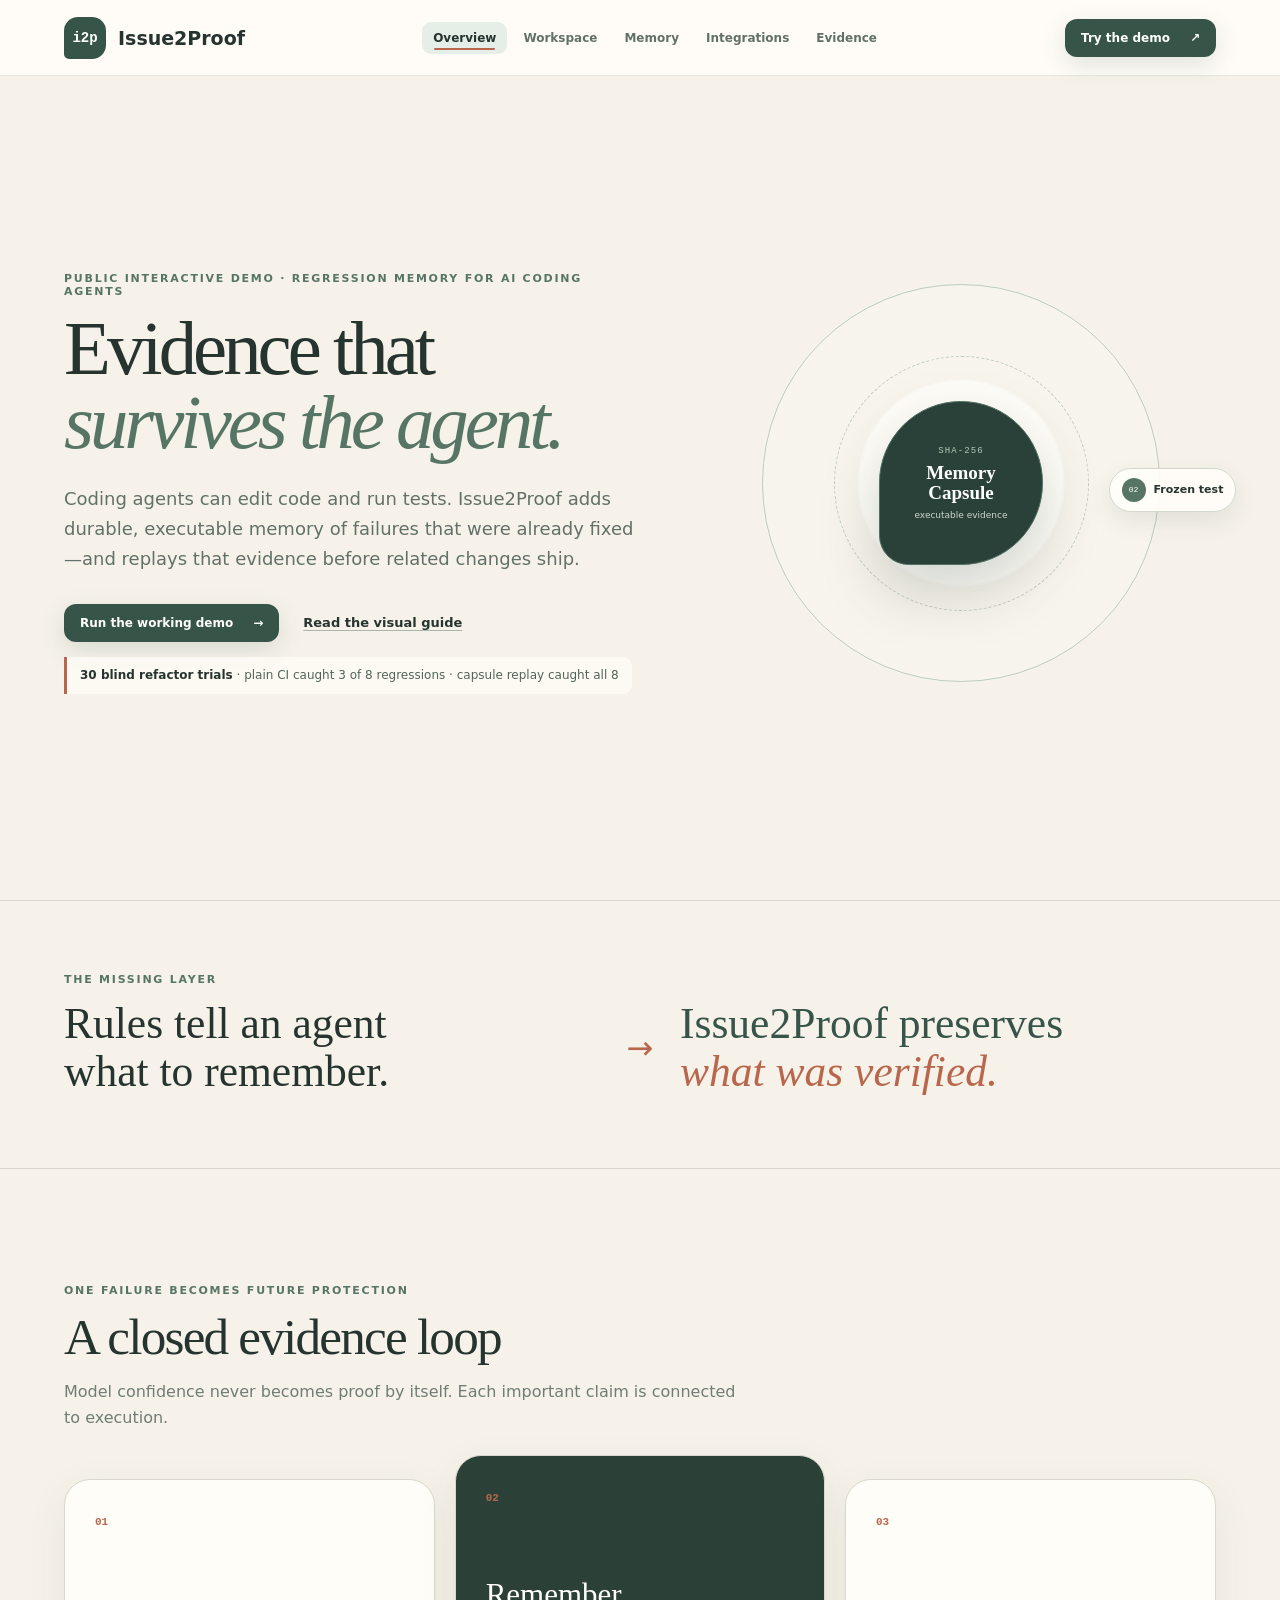
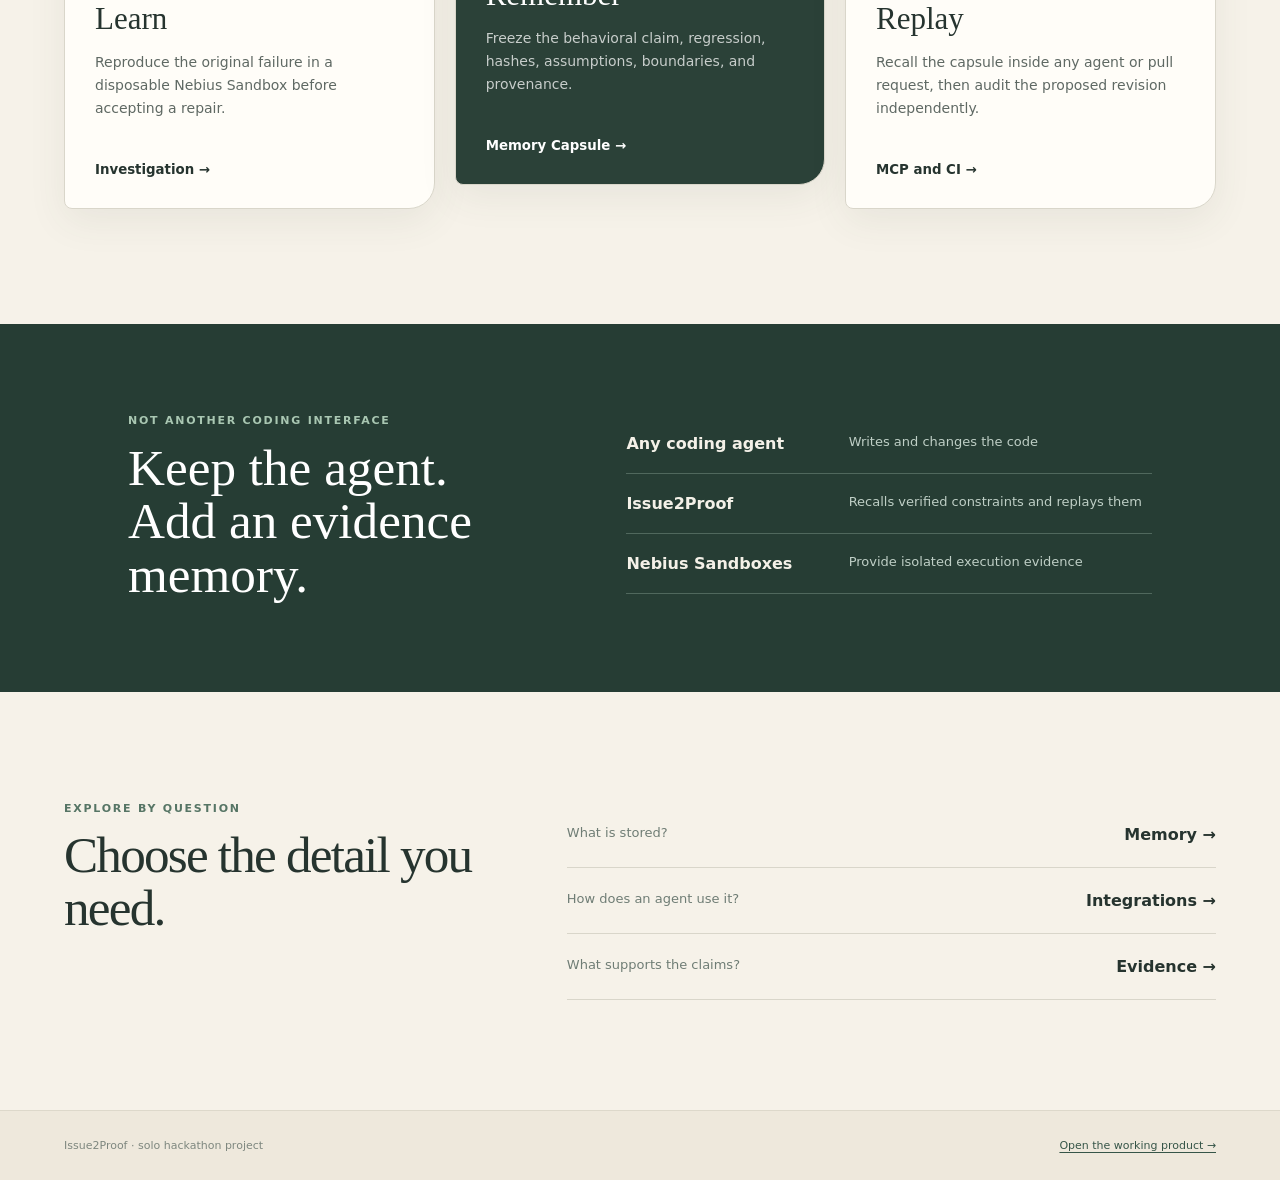
<file: submission/demo/index.html>
<!doctype html>
<html lang="en">
<head>
  <meta charset="utf-8"><meta name="viewport" content="width=device-width, initial-scale=1"><meta name="description" content="Issue2Proof turns verified bug fixes into executable regression memory for every future coding agent.">
  <title>Issue2Proof · Evidence that survives the agent</title><link rel="icon" href="data:image/svg+xml,<svg xmlns=%22http://www.w3.org/2000/svg%22 viewBox=%220 0 64 64%22><rect width=%2264%22 height=%2264%22 rx=%2218%22 fill=%22%23365548%22/><text x=%2232%22 y=%2240%22 text-anchor=%22middle%22 font-size=%2223%22 fill=%22white%22>i2p</text></svg>"><link rel="stylesheet" href="style.css">
</head>
<body data-page="overview">
  <header class="site-header"><a href="index.html" class="brand"><span class="logo">i2p</span><span>Issue2Proof</span></a><nav class="site-nav" aria-label="Primary navigation"><a href="index.html" aria-current="page">Overview</a><a href="workspace.html">Workspace</a><a href="memory.html">Memory</a><a href="integrations.html">Integrations</a><a href="evidence.html">Evidence</a></nav><a class="header-cta" href="workspace.html">Try the demo <span>↗</span></a></header>
  <main class="story-main">
    <section class="story-hero">
      <div class="ambient-orb orb-one"></div><div class="ambient-orb orb-two"></div>
      <div class="hero-copy reveal"><p class="eyebrow">Public interactive demo · regression memory for AI coding agents</p><h1>Evidence that<br><em>survives the agent.</em></h1><p class="subtitle">Coding agents can edit code and run tests. Issue2Proof adds durable, executable memory of failures that were already fixed—and replays that evidence before related changes ship.</p><div class="hero-actions"><a class="primary-link" href="workspace.html">Run the working demo <span>→</span></a><a class="text-link" href="https://github.com/kushalar03/issue2proof/blob/main/submission/Issue2Proof-Explained.pdf">Read the visual guide</a></div><p class="impact-proof"><strong>30 blind refactor trials</strong> · plain CI caught 3 of 8 regressions · capsule replay caught all 8</p></div>
      <div class="proof-orbit reveal" data-tilt><div class="orbit-ring ring-a"></div><div class="orbit-ring ring-b"></div><div class="orbit-core"><span>SHA-256</span><strong>Memory<br>Capsule</strong><small>executable evidence</small></div><div class="orbit-node node-claim"><i>01</i><span>Claim</span></div><div class="orbit-node node-test"><i>02</i><span>Frozen test</span></div><div class="orbit-node node-replay"><i>03</i><span>Replay</span></div></div>
    </section>
    <section class="problem-strip reveal"><p class="eyebrow">The missing layer</p><div class="statement-grid"><h2>Rules tell an agent<br>what to remember.</h2><span class="statement-arrow">→</span><h2>Issue2Proof preserves<br><em>what was verified.</em></h2></div></section>
    <section class="story-section reveal"><div class="section-heading"><p class="eyebrow">One failure becomes future protection</p><h2>A closed evidence loop</h2><p>Model confidence never becomes proof by itself. Each important claim is connected to execution.</p></div><div class="journey-grid"><a href="workspace.html" class="journey-card" data-tilt><span>01</span><h3>Learn</h3><p>Reproduce the original failure in a disposable Nebius Sandbox before accepting a repair.</p><small>Investigation →</small></a><a href="memory.html" class="journey-card raised" data-tilt><span>02</span><h3>Remember</h3><p>Freeze the behavioral claim, regression, hashes, assumptions, boundaries, and provenance.</p><small>Memory Capsule →</small></a><a href="integrations.html" class="journey-card" data-tilt><span>03</span><h3>Replay</h3><p>Recall the capsule inside any agent or pull request, then audit the proposed revision independently.</p><small>MCP and CI →</small></a></div></section>
    <section class="difference-panel reveal"><div><p class="eyebrow">Not another coding interface</p><h2>Keep the agent.<br>Add an evidence memory.</h2></div><div class="difference-list"><p><b>Any coding agent</b><span>Writes and changes the code</span></p><p><b>Issue2Proof</b><span>Recalls verified constraints and replays them</span></p><p><b>Nebius Sandboxes</b><span>Provide isolated execution evidence</span></p></div></section>
    <section class="page-portal reveal"><div><p class="eyebrow">Explore by question</p><h2>Choose the detail you need.</h2></div><div class="portal-links"><a href="memory.html"><span>What is stored?</span><b>Memory →</b></a><a href="integrations.html"><span>How does an agent use it?</span><b>Integrations →</b></a><a href="evidence.html"><span>What supports the claims?</span><b>Evidence →</b></a></div></section>
  </main>
  <footer><span>Issue2Proof · solo hackathon project</span><a href="workspace.html">Open the working product →</a></footer><script src="motion.js"></script>
</body></html>
</file>
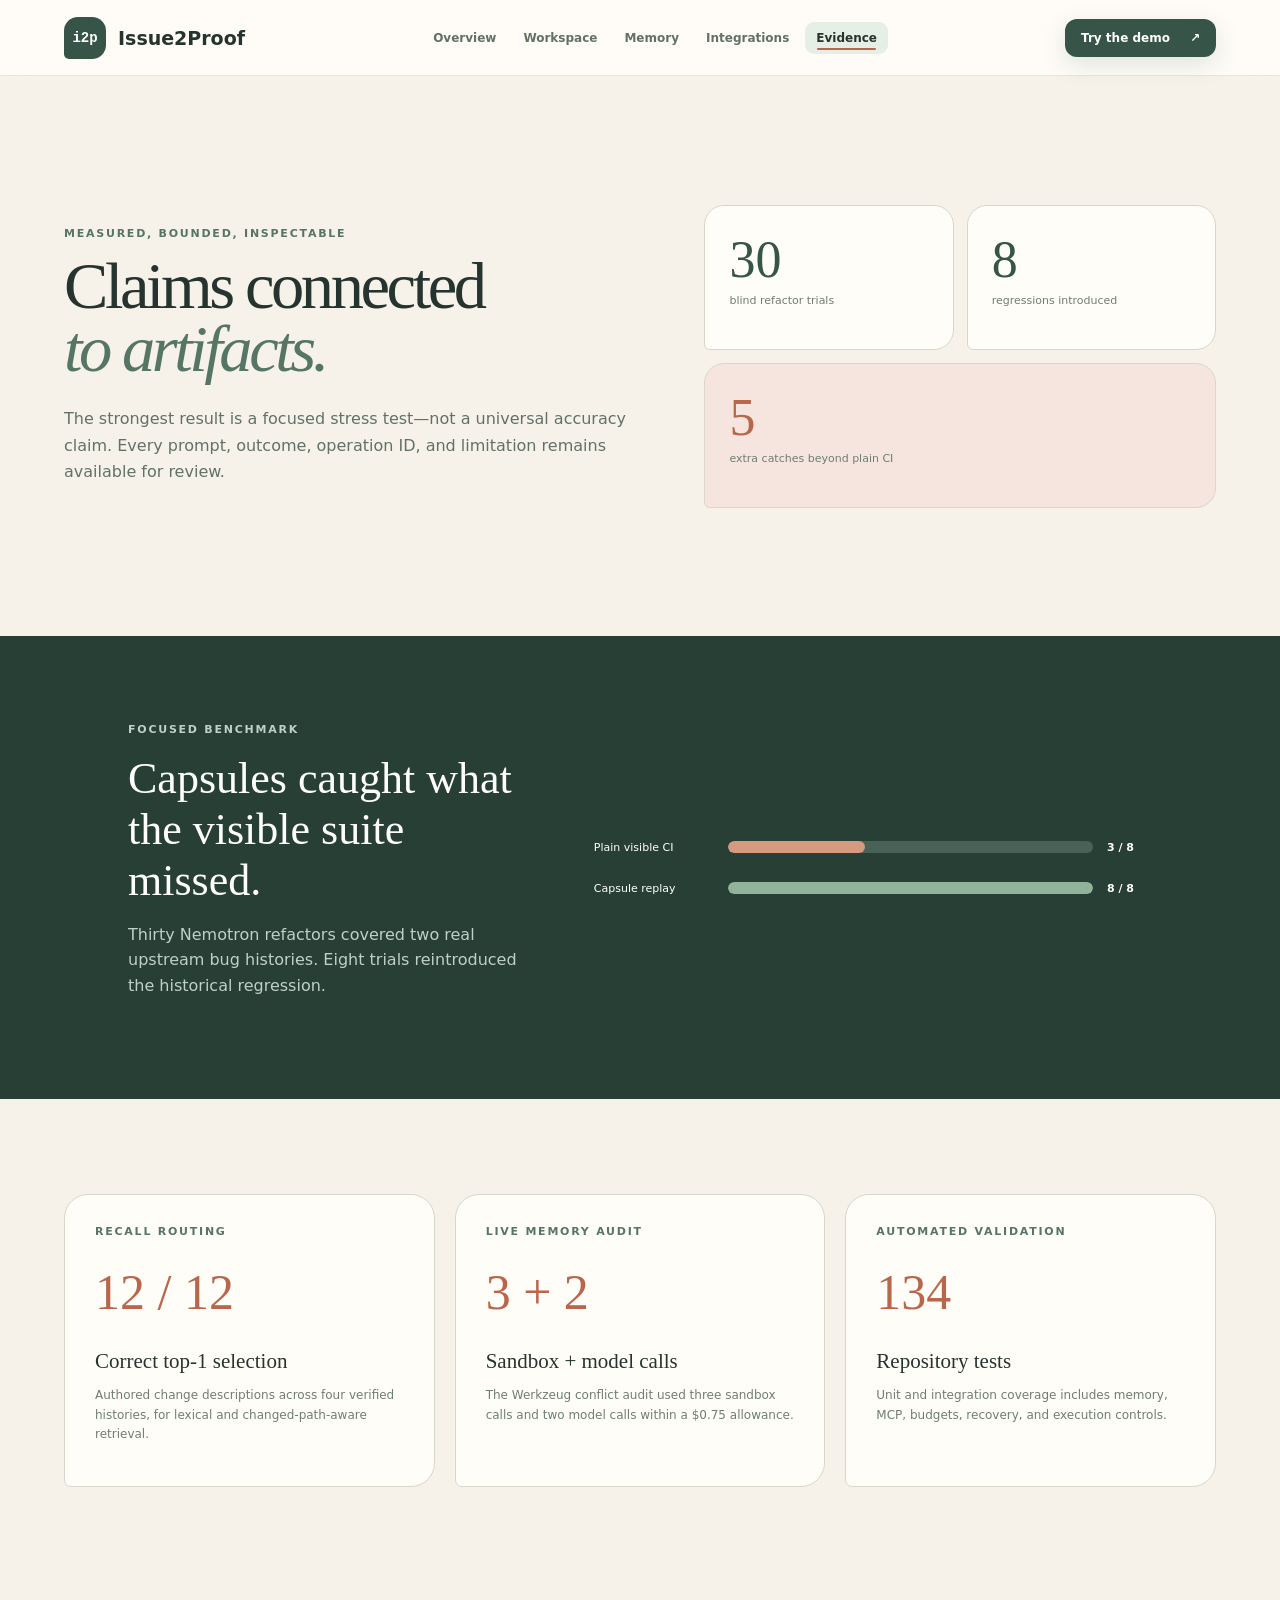
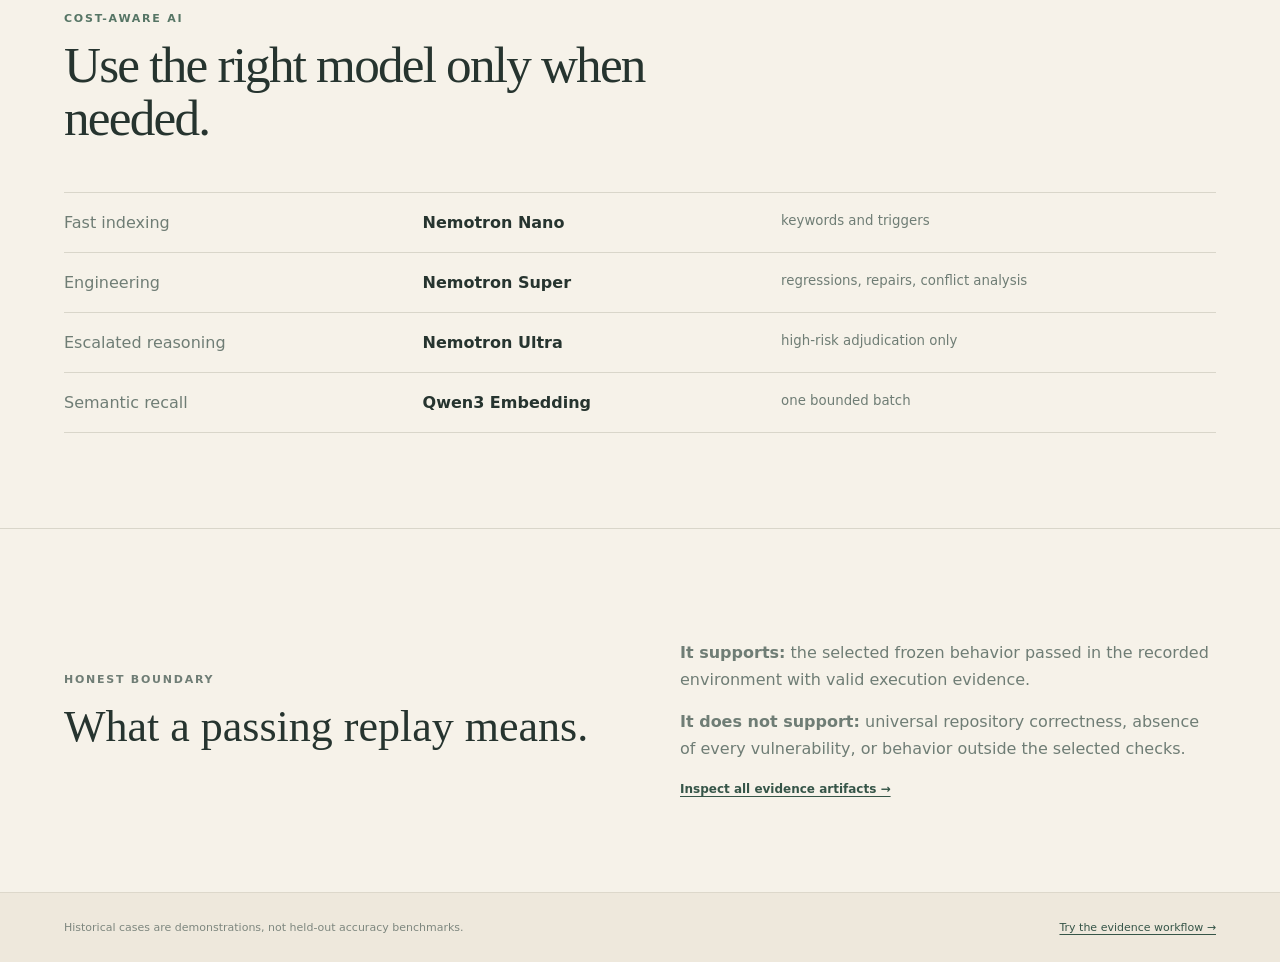
<file: submission/demo/evidence.html>
<!doctype html><html lang="en"><head><meta charset="utf-8"><meta name="viewport" content="width=device-width,initial-scale=1"><meta name="description" content="Review Issue2Proof evaluations, live Nebius evidence, model routing, and limitations."><title>Evidence · Issue2Proof</title><link rel="stylesheet" href="style.css"></head>
<body data-page="evidence"><header class="site-header"><a href="index.html" class="brand"><span class="logo">i2p</span><span>Issue2Proof</span></a><nav class="site-nav"><a href="index.html">Overview</a><a href="workspace.html">Workspace</a><a href="memory.html">Memory</a><a href="integrations.html">Integrations</a><a href="evidence.html" aria-current="page">Evidence</a></nav><a class="header-cta" href="workspace.html">Try the demo <span>↗</span></a></header>
<main class="editorial-main">
  <section class="editorial-hero evidence-hero reveal"><div><p class="eyebrow">Measured, bounded, inspectable</p><h1>Claims connected<br><em>to artifacts.</em></h1><p class="subtitle">The strongest result is a focused stress test—not a universal accuracy claim. Every prompt, outcome, operation ID, and limitation remains available for review.</p></div><div class="metric-cluster"><article><b data-count="30">0</b><span>blind refactor trials</span></article><article><b data-count="8">0</b><span>regressions introduced</span></article><article class="accent-metric"><b data-count="5">0</b><span>extra catches beyond plain CI</span></article></div></section>
  <section class="benchmark-panel reveal"><div><p class="eyebrow">Focused benchmark</p><h2>Capsules caught what the visible suite missed.</h2><p>Thirty Nemotron refactors covered two real upstream bug histories. Eight trials reintroduced the historical regression.</p></div><div class="bar-chart"><div><span>Plain visible CI</span><i><em class="ci-bar"></em></i><b>3 / 8</b></div><div><span>Capsule replay</span><i><em class="full capsule-bar"></em></i><b>8 / 8</b></div></div></section>
  <section class="evidence-grid reveal"><article><p class="eyebrow">Recall routing</p><strong>12 / 12</strong><h3>Correct top-1 selection</h3><p>Authored change descriptions across four verified histories, for lexical and changed-path-aware retrieval.</p></article><article><p class="eyebrow">Live memory audit</p><strong>3 + 2</strong><h3>Sandbox + model calls</h3><p>The Werkzeug conflict audit used three sandbox calls and two model calls within a $0.75 allowance.</p></article><article><p class="eyebrow">Automated validation</p><strong>134</strong><h3>Repository tests</h3><p>Unit and integration coverage includes memory, MCP, budgets, recovery, and execution controls.</p></article></section>
  <section class="model-routing reveal"><div class="section-heading"><p class="eyebrow">Cost-aware AI</p><h2>Use the right model only when needed.</h2></div><div class="routing-list"><p><span>Fast indexing</span><b>Nemotron Nano</b><small>keywords and triggers</small></p><p><span>Engineering</span><b>Nemotron Super</b><small>regressions, repairs, conflict analysis</small></p><p><span>Escalated reasoning</span><b>Nemotron Ultra</b><small>high-risk adjudication only</small></p><p><span>Semantic recall</span><b>Qwen3 Embedding</b><small>one bounded batch</small></p></div></section>
  <section class="limitations reveal"><div><p class="eyebrow">Honest boundary</p><h2>What a passing replay means.</h2></div><div><p><b>It supports:</b> the selected frozen behavior passed in the recorded environment with valid execution evidence.</p><p><b>It does not support:</b> universal repository correctness, absence of every vulnerability, or behavior outside the selected checks.</p><a href="https://github.com/kushalar03/issue2proof/tree/main/artifacts">Inspect all evidence artifacts →</a></div></section>
</main><footer><span>Historical cases are demonstrations, not held-out accuracy benchmarks.</span><a href="workspace.html">Try the evidence workflow →</a></footer><script src="motion.js"></script></body></html>
</file>
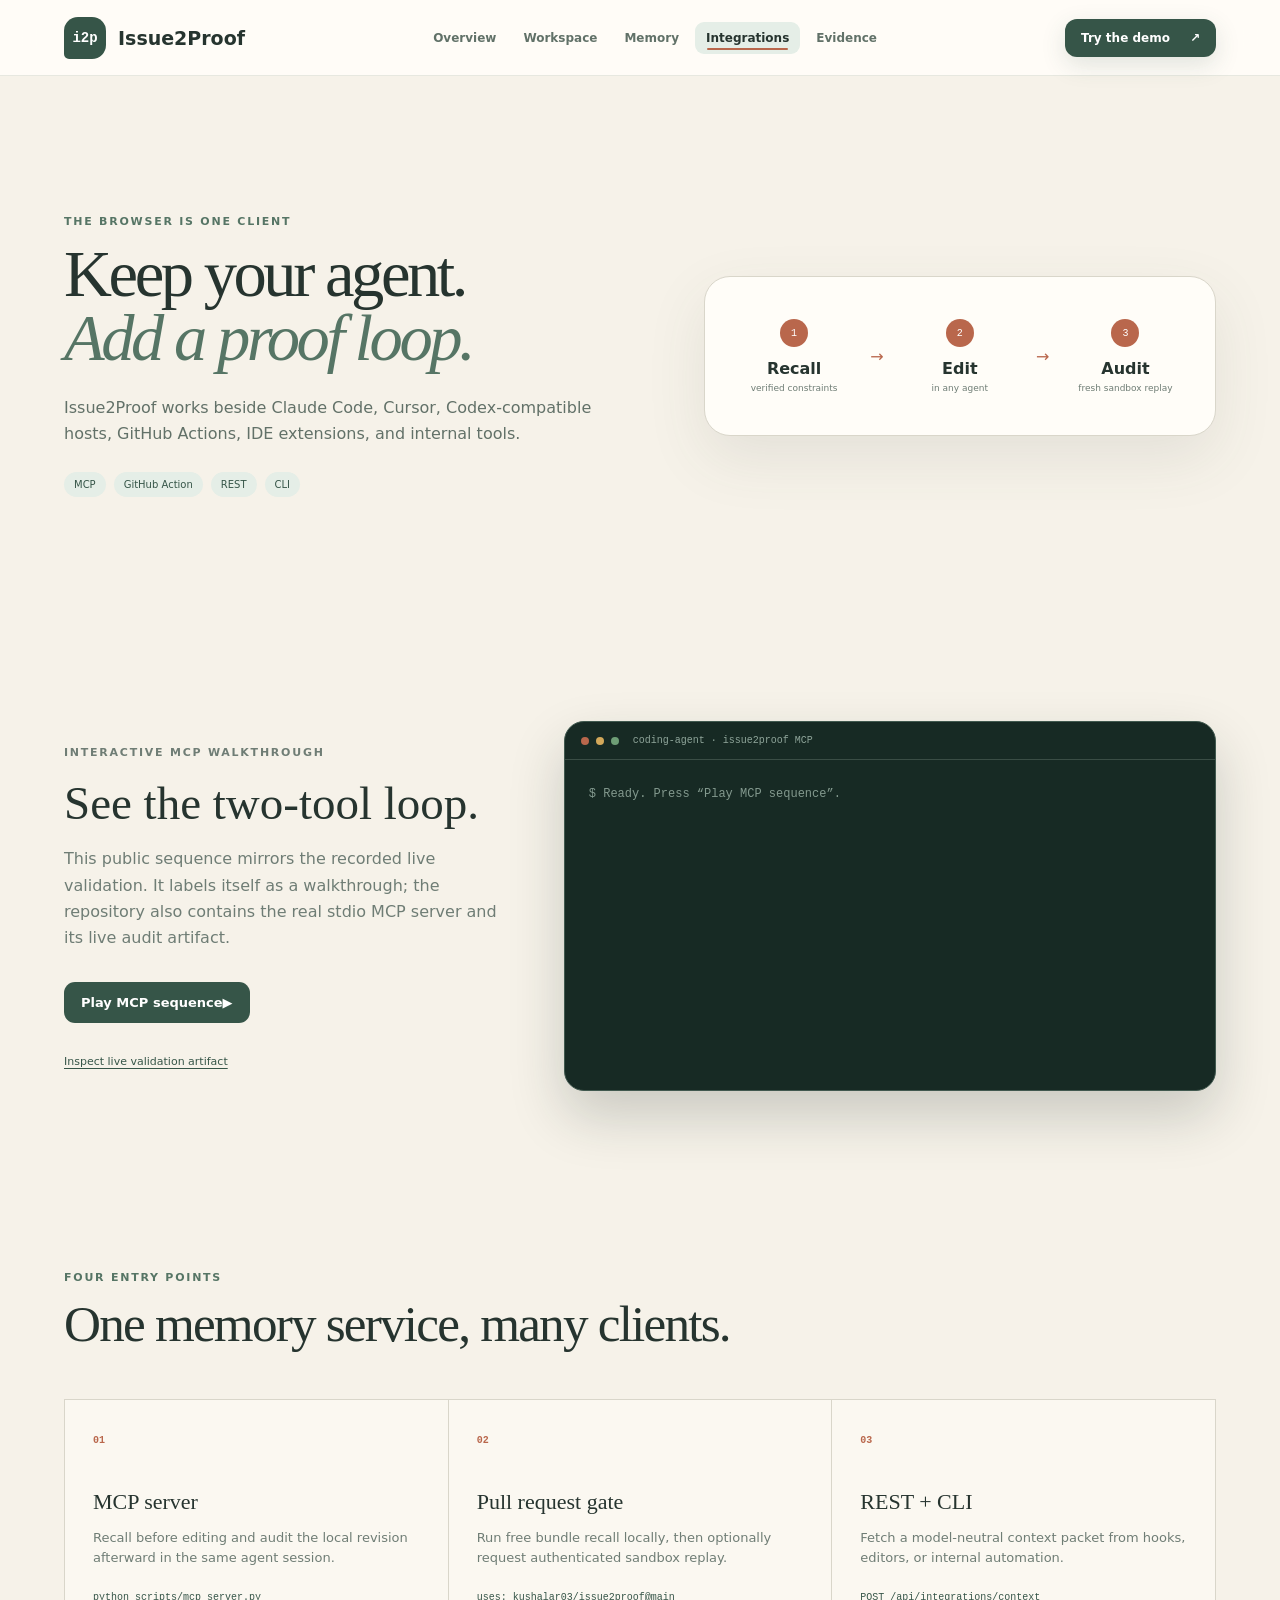
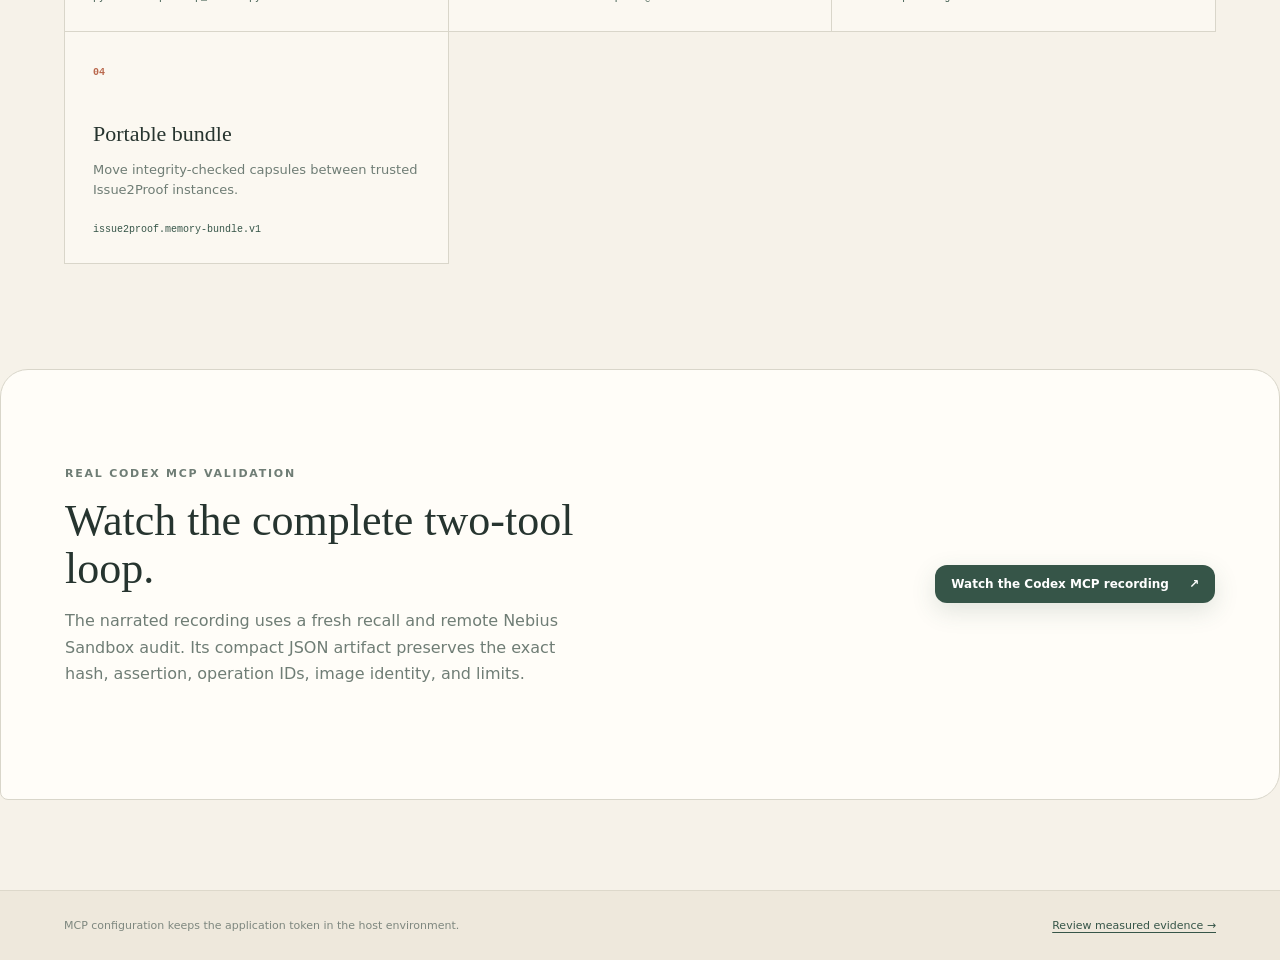
<file: submission/demo/integrations.html>
<!doctype html><html lang="en"><head><meta charset="utf-8"><meta name="viewport" content="width=device-width,initial-scale=1"><meta name="description" content="Use Issue2Proof through MCP, GitHub Actions, REST, CLI, and IDE extensions."><title>Integrations · Issue2Proof</title><link rel="stylesheet" href="style.css"></head>
<body data-page="integrations"><header class="site-header"><a href="index.html" class="brand"><span class="logo">i2p</span><span>Issue2Proof</span></a><nav class="site-nav"><a href="index.html">Overview</a><a href="workspace.html">Workspace</a><a href="memory.html">Memory</a><a href="integrations.html" aria-current="page">Integrations</a><a href="evidence.html">Evidence</a></nav><a class="header-cta" href="workspace.html">Try the demo <span>↗</span></a></header>
<main class="editorial-main">
  <section class="editorial-hero integration-hero reveal"><div><p class="eyebrow">The browser is one client</p><h1>Keep your agent.<br><em>Add a proof loop.</em></h1><p class="subtitle">Issue2Proof works beside Claude Code, Cursor, Codex-compatible hosts, GitHub Actions, IDE extensions, and internal tools.</p><div class="integration-badges"><span>MCP</span><span>GitHub Action</span><span>REST</span><span>CLI</span></div></div><div class="agent-loop" data-tilt><div><span>1</span><b>Recall</b><small>verified constraints</small></div><i>→</i><div><span>2</span><b>Edit</b><small>in any agent</small></div><i>→</i><div><span>3</span><b>Audit</b><small>fresh sandbox replay</small></div></div></section>
  <section class="mcp-stage reveal"><div class="mcp-copy"><p class="eyebrow">Interactive MCP walkthrough</p><h2>See the two-tool loop.</h2><p>This public sequence mirrors the recorded live validation. It labels itself as a walkthrough; the repository also contains the real stdio MCP server and its live audit artifact.</p><button id="run-mcp-demo" class="primary-button">Play MCP sequence <span>▶</span></button><a href="https://github.com/kushalar03/issue2proof/blob/main/artifacts/mcp-audit-live-validation.jsonl">Inspect live validation artifact</a></div><div class="terminal" aria-live="polite"><div class="terminal-bar"><i></i><i></i><i></i><span>coding-agent · issue2proof MCP</span></div><pre id="mcp-terminal"><span class="term-muted">$ Ready. Press “Play MCP sequence”.</span></pre></div></section>
  <section class="integration-options reveal"><div class="section-heading"><p class="eyebrow">Four entry points</p><h2>One memory service, many clients.</h2></div><div class="option-grid"><article><span>01</span><h3>MCP server</h3><p>Recall before editing and audit the local revision afterward in the same agent session.</p><code>python scripts/mcp_server.py</code></article><article><span>02</span><h3>Pull request gate</h3><p>Run free bundle recall locally, then optionally request authenticated sandbox replay.</p><code>uses: kushalar03/issue2proof@main</code></article><article><span>03</span><h3>REST + CLI</h3><p>Fetch a model-neutral context packet from hooks, editors, or internal automation.</p><code>POST /api/integrations/context</code></article><article><span>04</span><h3>Portable bundle</h3><p>Move integrity-checked capsules between trusted Issue2Proof instances.</p><code>issue2proof.memory-bundle.v1</code></article></div></section>
  <section class="record-cta reveal"><div><p class="eyebrow">Real Codex MCP validation</p><h2>Watch the complete two-tool loop.</h2><p>The narrated recording uses a fresh recall and remote Nebius Sandbox audit. Its compact JSON artifact preserves the exact hash, assertion, operation IDs, image identity, and limits.</p></div><a class="primary-link" href="https://github.com/kushalar03/issue2proof/blob/main/submission/codex-mcp-demo.mp4">Watch the Codex MCP recording <span>↗</span></a></section>
</main><footer><span>MCP configuration keeps the application token in the host environment.</span><a href="evidence.html">Review measured evidence →</a></footer><script src="motion.js"></script></body></html>
</file>
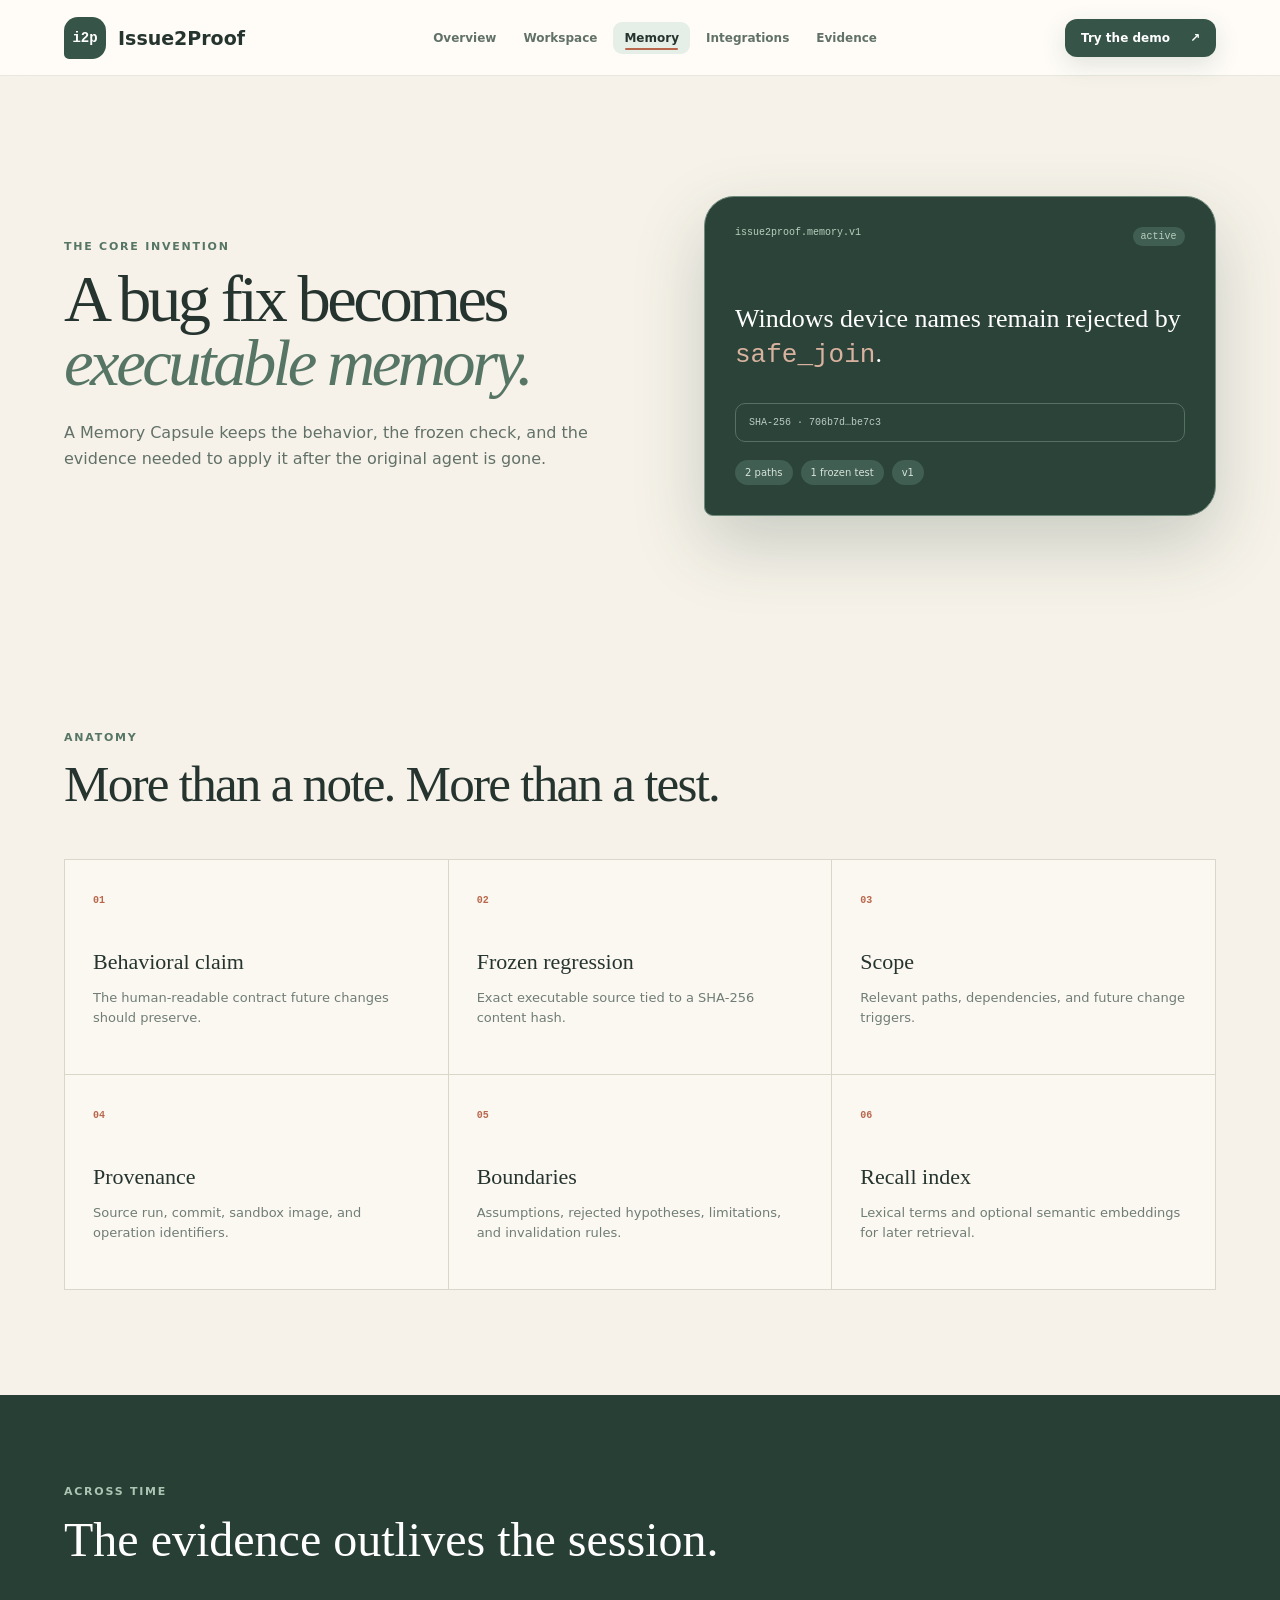
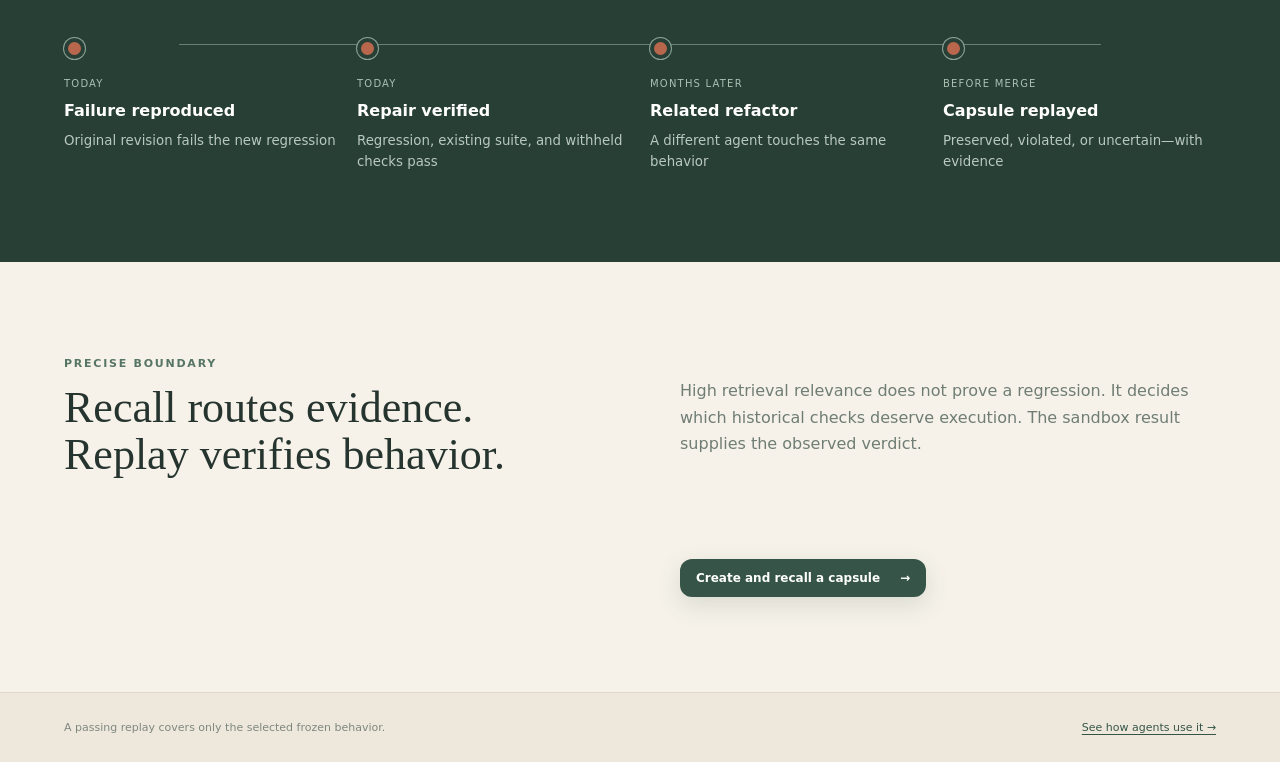
<file: submission/demo/memory.html>
<!doctype html><html lang="en"><head><meta charset="utf-8"><meta name="viewport" content="width=device-width,initial-scale=1"><meta name="description" content="Understand Issue2Proof Memory Capsules and the recall-to-replay workflow."><title>Memory · Issue2Proof</title><link rel="stylesheet" href="style.css"></head>
<body data-page="memory"><header class="site-header"><a href="index.html" class="brand"><span class="logo">i2p</span><span>Issue2Proof</span></a><nav class="site-nav"><a href="index.html">Overview</a><a href="workspace.html">Workspace</a><a href="memory.html" aria-current="page">Memory</a><a href="integrations.html">Integrations</a><a href="evidence.html">Evidence</a></nav><a class="header-cta" href="workspace.html">Try the demo <span>↗</span></a></header>
<main class="editorial-main">
  <section class="editorial-hero reveal"><div><p class="eyebrow">The core invention</p><h1>A bug fix becomes<br><em>executable memory.</em></h1><p class="subtitle">A Memory Capsule keeps the behavior, the frozen check, and the evidence needed to apply it after the original agent is gone.</p></div><div class="mini-capsule" data-tilt><div class="capsule-top"><span>issue2proof.memory.v1</span><i>active</i></div><strong>Windows device names remain rejected by <code>safe_join</code>.</strong><div class="capsule-hash">SHA-256 · 706b7d…be7c3</div><div class="capsule-tags"><span>2 paths</span><span>1 frozen test</span><span>v1</span></div></div></section>
  <section class="capsule-anatomy reveal"><div class="section-heading"><p class="eyebrow">Anatomy</p><h2>More than a note. More than a test.</h2></div><div class="anatomy-grid"><article><b>01</b><h3>Behavioral claim</h3><p>The human-readable contract future changes should preserve.</p></article><article><b>02</b><h3>Frozen regression</h3><p>Exact executable source tied to a SHA-256 content hash.</p></article><article><b>03</b><h3>Scope</h3><p>Relevant paths, dependencies, and future change triggers.</p></article><article><b>04</b><h3>Provenance</h3><p>Source run, commit, sandbox image, and operation identifiers.</p></article><article><b>05</b><h3>Boundaries</h3><p>Assumptions, rejected hypotheses, limitations, and invalidation rules.</p></article><article><b>06</b><h3>Recall index</h3><p>Lexical terms and optional semantic embeddings for later retrieval.</p></article></div></section>
  <section class="timeline-panel reveal"><div><p class="eyebrow">Across time</p><h2>The evidence outlives the session.</h2></div><div class="memory-timeline"><article><span>Today</span><b>Failure reproduced</b><small>Original revision fails the new regression</small></article><article><span>Today</span><b>Repair verified</b><small>Regression, existing suite, and withheld checks pass</small></article><article><span>Months later</span><b>Related refactor</b><small>A different agent touches the same behavior</small></article><article><span>Before merge</span><b>Capsule replayed</b><small>Preserved, violated, or uncertain—with evidence</small></article></div></section>
  <section class="truth-panel reveal"><div><p class="eyebrow">Precise boundary</p><h2>Recall routes evidence.<br>Replay verifies behavior.</h2></div><p>High retrieval relevance does not prove a regression. It decides which historical checks deserve execution. The sandbox result supplies the observed verdict.</p><a class="primary-link" href="workspace.html">Create and recall a capsule <span>→</span></a></section>
</main><footer><span>A passing replay covers only the selected frozen behavior.</span><a href="integrations.html">See how agents use it →</a></footer><script src="motion.js"></script></body></html>
</file>
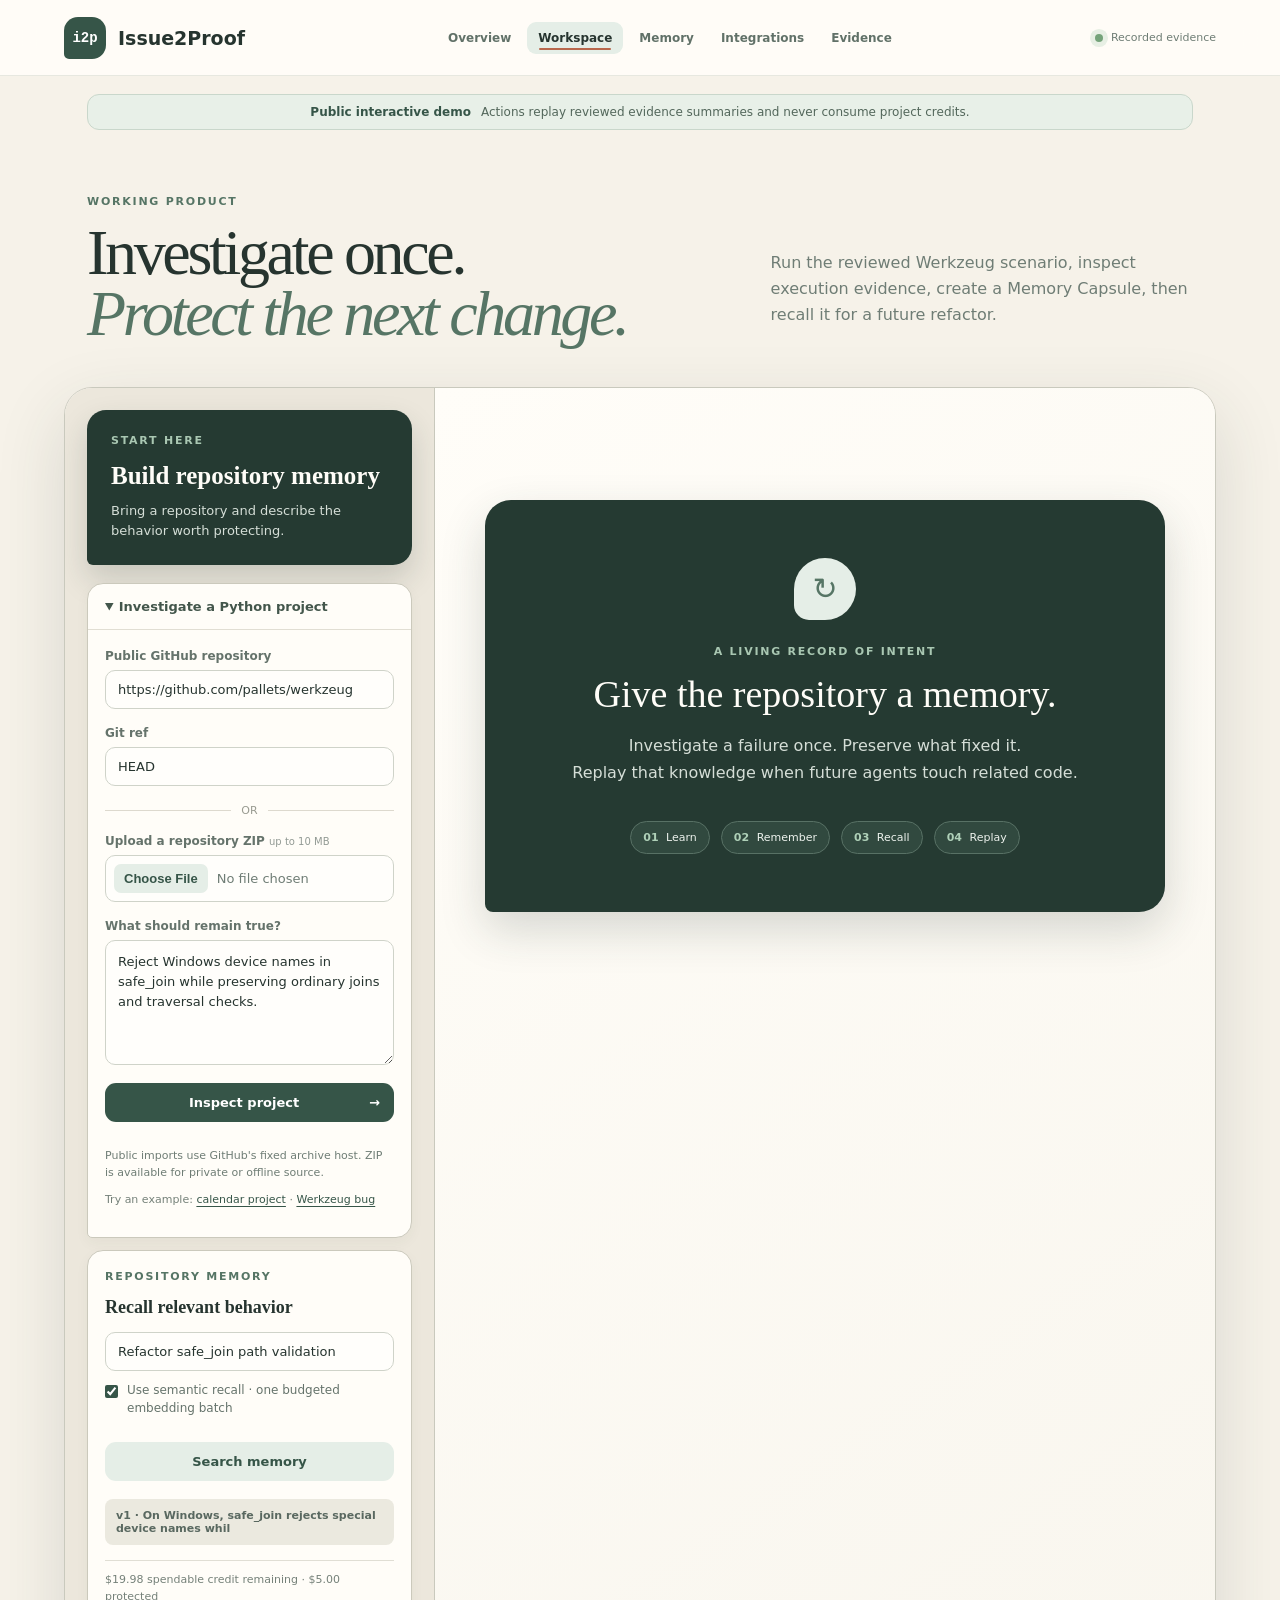
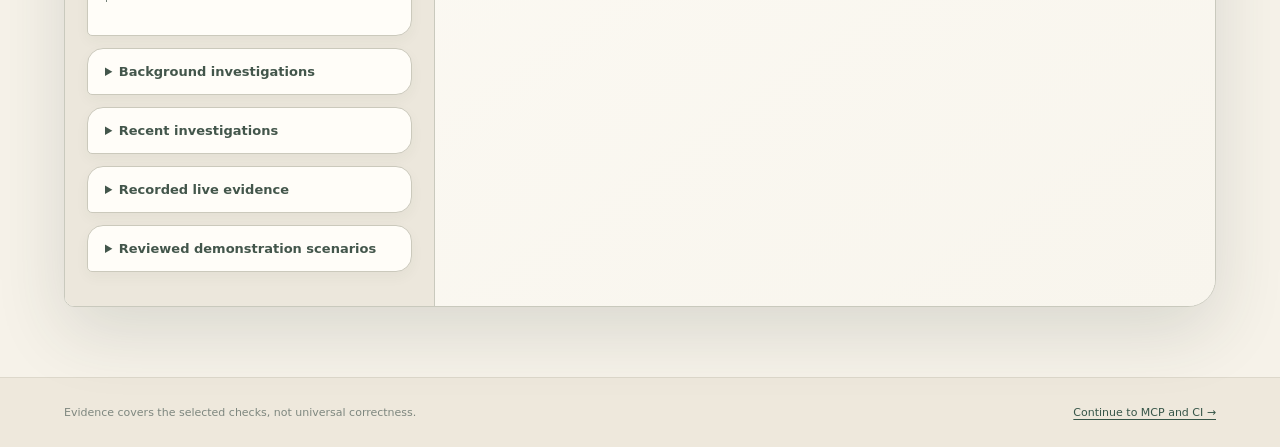
<file: submission/demo/workspace.html>
<!doctype html>
<html lang="en">
<head>
  <meta charset="utf-8"><meta name="viewport" content="width=device-width, initial-scale=1"><meta name="description" content="Run the Issue2Proof interactive repository-memory demonstration.">
  <title>Workspace · Issue2Proof</title><link rel="icon" href="data:image/svg+xml,<svg xmlns=%22http://www.w3.org/2000/svg%22 viewBox=%220 0 64 64%22><rect width=%2264%22 height=%2264%22 rx=%2218%22 fill=%22%23365548%22/><text x=%2232%22 y=%2240%22 text-anchor=%22middle%22 font-size=%2223%22 fill=%22white%22>i2p</text></svg>"><link rel="stylesheet" href="style.css">
</head>
<body data-page="workspace">
  <header class="site-header"><a href="index.html" class="brand" aria-label="Issue2Proof home"><span class="logo">i2p</span><span>Issue2Proof</span></a><nav class="site-nav" aria-label="Primary navigation"><a href="index.html">Overview</a><a href="workspace.html" aria-current="page">Workspace</a><a href="memory.html">Memory</a><a href="integrations.html">Integrations</a><a href="evidence.html">Evidence</a></nav><div class="header-actions"><span class="live-chip"><i></i>Recorded evidence</span><button id="sign-out" class="quiet-button" hidden>Sign out</button></div></header>
  <main>
    <div class="public-demo-banner"><strong>Public interactive demo</strong><span>Actions replay reviewed evidence summaries and never consume project credits.</span></div>
    <section id="login-panel" class="login-card" hidden><p class="eyebrow">Private workspace</p><h2>Welcome back</h2><p class="note">Sign in with this instance's application token. Your Nebius API key never belongs here.</p><input id="access-token" type="password" autocomplete="current-password" aria-label="Application access token" placeholder="Application access token"><button id="sign-in">Sign in</button></section>
    <div id="app-shell" hidden>
      <section class="page-intro reveal"><div><p class="eyebrow">Working product</p><h1>Investigate once.<br><em>Protect the next change.</em></h1></div><p>Run the reviewed Werkzeug scenario, inspect execution evidence, create a Memory Capsule, then recall it for a future refactor.</p></section>
      <section class="workspace reveal" aria-label="Issue2Proof workspace">
        <aside>
          <div class="panel-heading"><p class="eyebrow">Start here</p><h2>Build repository memory</h2><p>Bring a repository and describe the behavior worth protecting.</p></div>
          <details class="tool-section" open><summary>Investigate a Python project</summary><div class="tool-body"><label for="repository-url">Public GitHub repository</label><input id="repository-url" type="url" maxlength="300" placeholder="https://github.com/owner/repository"><label for="repository-ref">Git ref</label><input id="repository-ref" type="text" maxlength="200" value="HEAD"><p class="or-divider"><span>or</span></p><label for="repository">Upload a repository ZIP <small>up to 10 MB</small></label><input id="repository" type="file" accept=".zip"><label for="bug-report">What should remain true?</label><textarea id="bug-report" rows="5" maxlength="4000" placeholder="Describe what failed, the expected behavior, and how to reproduce it."></textarea><button id="inspect-project">Inspect project <span>→</span></button><p class="note">Public imports use GitHub's fixed archive host. ZIP is available for private or offline source.</p><p class="sample-links">Try an example: <a href="#calendar-demo">calendar project</a> · <a href="#werkzeug-demo">Werkzeug bug</a></p></div></details>
          <section class="recall-panel"><p class="eyebrow">Repository memory</p><h3>Recall relevant behavior</h3><input id="memory-query" type="search" maxlength="4000" placeholder="Describe the next change or risk"><label class="choice"><input id="semantic-memory" type="checkbox" checked> Use semantic recall · one budgeted embedding batch</label><button id="search-memory" class="secondary-button">Search memory</button><div id="memories"></div><p id="budget" class="budget-note"></p></section>
          <details class="utility-section"><summary>Background investigations</summary><div id="jobs" class="utility-list"></div></details><details class="utility-section"><summary>Recent investigations</summary><div id="history" class="utility-list"></div></details><details class="utility-section"><summary>Recorded live evidence</summary><p class="note">Completed real runs. Viewing them spends no credits.</p><div id="saved-examples" class="utility-list"></div></details>
          <details class="utility-section"><summary>Reviewed demonstration scenarios</summary><label for="mode">Repair mode</label><select id="mode"><option value="demo">Reviewed demo patches</option></select><label for="case">Scenario</label><select id="case"></select><p id="issue" class="issue"></p><div class="scope"><strong>Python + pytest</strong><p>Prewritten pricing fixture · two attempts maximum · independent boundary checks</p></div><button id="run">Run verification <span>→</span></button><p class="note" id="mode-note">This demonstration uses prewritten patches and tests.</p></details>
        </aside>
        <section id="results" aria-live="polite"><div class="empty"><div class="empty-mark">↻</div><p class="eyebrow">A living record of intent</p><h2>Give the repository a memory.</h2><p>Investigate a failure once. Preserve what fixed it.<br>Replay that knowledge when future agents touch related code.</p><div class="steps"><span><b>01</b> Learn</span><span><b>02</b> Remember</span><span><b>03</b> Recall</span><span><b>04</b> Replay</span></div></div></section>
      </section>
    </div>
  </main>
  <footer><span>Evidence covers the selected checks, not universal correctness.</span><a href="integrations.html">Continue to MCP and CI →</a></footer>
  <script src="motion.js"></script><script src="demo-api.js"></script><script src="app.js"></script>
</body></html>
</file>
<file: submission/demo/style.css>
:root {
  color-scheme: light;
  font-family: Inter, ui-sans-serif, system-ui, -apple-system, BlinkMacSystemFont, "Segoe UI", sans-serif;
  color: #26342f;
  background: #f6f2e9;
  --paper: #fffdf8;
  --cream: #f6f2e9;
  --cream-deep: #ece5d7;
  --ink: #26342f;
  --muted: #6f7d75;
  --sage: #567565;
  --sage-dark: #365548;
  --sage-soft: #e5eee7;
  --moss: #8ea58d;
  --clay: #b9674c;
  --clay-soft: #f6e5de;
  --line: #d9d6ca;
  --shadow: 0 22px 60px rgba(71, 76, 64, .10);
}

* { box-sizing: border-box; }
body { margin: 0; min-height: 100vh; background: var(--cream); }
a { color: var(--sage-dark); text-underline-offset: 3px; }
[hidden] { display: none !important; }

.site-header {
  position: sticky;
  top: 0;
  height: 76px;
  padding: 0 max(5vw, 28px);
  display: flex;
  align-items: center;
  justify-content: space-between;
  background: rgba(255, 253, 248, .92);
  border-bottom: 1px solid rgba(107, 119, 108, .16);
  z-index: 50;
  backdrop-filter: blur(18px);
}
.brand { display: flex; align-items: center; gap: 12px; color: var(--ink); text-decoration: none; font-weight: 760; font-size: 19px; }
.logo { display: grid; place-items: center; width: 42px; height: 42px; border-radius: 14px 14px 14px 5px; background: var(--sage-dark); color: white; font: 700 14px ui-monospace, monospace; }
.header-meta { display: flex; align-items: center; gap: 9px; color: var(--muted); font-size: 12px; letter-spacing: .04em; }
.header-actions { display: flex; align-items: center; gap: 18px; }
.status-dot { width: 8px; height: 8px; border-radius: 50%; background: #79a67d; box-shadow: 0 0 0 5px #e7efe4; }

main { max-width: 1440px; margin: auto; padding: 0 max(5vw, 28px) 70px; }
.public-demo-banner {
  display: flex;
  justify-content: center;
  gap: 10px;
  margin: 18px 2% 0;
  padding: 10px 14px;
  border: 1px solid #c9d7cb;
  border-radius: 12px;
  background: #e8f0e8;
  color: #53675b;
  font-size: 12px;
}
.public-demo-banner strong { color: var(--sage-dark); }
.hero { min-height: 440px; display: grid; grid-template-columns: minmax(0, 1.15fr) minmax(340px, .85fr); gap: 80px; align-items: center; padding: 64px 2% 52px; }
.eyebrow { margin: 0 0 14px; color: var(--sage); font-size: 11px; font-weight: 800; letter-spacing: .16em; text-transform: uppercase; }
.hero h1 { margin: 0; max-width: 760px; font: 500 clamp(48px, 5.5vw, 78px)/.99 Georgia, "Times New Roman", serif; letter-spacing: -.045em; color: #28372f; }
.hero h1 em { color: var(--sage); font-weight: 500; }
.subtitle { max-width: 680px; margin: 25px 0 0; color: #627168; font-size: 18px; line-height: 1.65; }
.hero-pills { display: flex; flex-wrap: wrap; gap: 9px; margin-top: 28px; }
.hero-pills span { padding: 9px 13px; border: 1px solid #d2d8cc; border-radius: 999px; background: rgba(255,255,255,.5); color: #526359; font-size: 12px; }
.impact-proof { display: inline-block; margin: 15px 0 0; padding: 10px 13px; border-left: 3px solid var(--clay); border-radius: 0 9px 9px 0; background: rgba(255,253,248,.72); color: #526359; font-size: 12px; line-height: 1.45; }
.impact-proof strong { color: var(--ink); }

.memory-loop { position: relative; padding: 28px; border: 1px solid #d7d8ca; border-radius: 34px 34px 34px 10px; background: rgba(255,253,248,.68); box-shadow: var(--shadow); }
.loop-card { display: grid; grid-template-columns: 42px 1fr; column-gap: 13px; padding: 17px; border-radius: 17px; background: var(--paper); border: 1px solid #e2e0d5; }
.loop-card span { grid-row: 1 / 3; display: grid; place-items: center; width: 42px; height: 42px; border-radius: 50%; color: white; background: var(--sage); font: 700 12px ui-monospace, monospace; }
.loop-card strong { align-self: end; font-family: Georgia, serif; font-size: 18px; font-weight: 600; }
.loop-card small { color: var(--muted); margin-top: 3px; }
.loop-remember { margin-left: 32px; }
.loop-replay { margin-left: 64px; }
.loop-remember span { background: #869d7e; }
.loop-replay span { background: var(--clay); }
.loop-line { width: 1px; height: 16px; margin-left: 38px; background: #bdc8bd; }

.workspace { display: grid; grid-template-columns: 370px minmax(0, 1fr); overflow: hidden; min-height: 720px; border: 1px solid #c9c9bd; border-radius: 28px 28px 28px 10px; background: var(--paper); box-shadow: 0 24px 70px rgba(41, 57, 49, .14); }
aside { padding: 22px; border-right: 1px solid #c9c9bd; background: #ece7dc; }
.panel-heading { margin: 0 0 18px; padding: 24px; border-radius: 19px 19px 19px 6px; background: #253a32; color: #f7f3e9; box-shadow: 0 14px 30px rgba(37, 58, 50, .18); }
.panel-heading h2 { margin: 0 0 10px; font: 600 25px/1.2 Georgia, serif; }
.panel-heading h2 { color: #fffdf8; }
.panel-heading .eyebrow { color: #a9c7b2; }
.panel-heading > p:last-child { margin: 0; color: #d5ded7; font-size: 13px; line-height: 1.55; }
h2 { color: var(--ink); }
h3 { margin: 28px 0 12px; font-size: 14px; color: var(--ink); }

.tool-section, .utility-section, .recall-panel { margin: 12px 0; border: 1px solid #cbc9bc; border-radius: 16px 16px 16px 5px; background: #fffdf8; box-shadow: 0 5px 14px rgba(51, 63, 55, .045); }
.tool-section, .utility-section { padding: 0; }
.tool-section > summary, .utility-section > summary { padding: 15px 17px; cursor: pointer; color: #43564b; font-size: 13px; font-weight: 720; list-style-position: inside; }
.tool-section[open] > summary, .utility-section[open] > summary { border-bottom: 1px solid #e1ded3; }
.tool-body { padding: 2px 17px 18px; }
.utility-section > :not(summary) { margin-left: 16px; margin-right: 16px; }
.utility-section > :last-child { margin-bottom: 16px; }
.integration-section code { display: block; margin: 12px 16px; padding: 12px; border: 1px solid #d8d8cf; border-radius: 9px; background: #f2efe7; color: #405248; white-space: normal; overflow-wrap: anywhere; font: 10px/1.55 ui-monospace, monospace; }
.integration-link { display: inline-block; margin: 0 16px 16px; font-size: 11px; font-weight: 750; }
.recall-panel { padding: 19px 17px; }
.recall-panel h3 { margin: 0 0 14px; font: 600 18px Georgia, serif; }

label { display: block; margin: 17px 0 7px; color: #65736b; font-size: 12px; font-weight: 650; }
label small { font-weight: 450; color: #929a94; }
textarea, select, input[type=file], input[type=url], input[type=text], input[type=search], input[type=number], input[type=password] {
  width: 100%;
  padding: 11px 12px;
  border: 1px solid #cfd3c9;
  border-radius: 10px;
  background: #fffefb;
  color: var(--ink);
  font: inherit;
  font-size: 13px;
  outline: none;
  transition: border-color .15s, box-shadow .15s;
}
textarea { resize: vertical; line-height: 1.55; }
input:focus, textarea:focus, select:focus { border-color: #759080; box-shadow: 0 0 0 3px rgba(117,144,128,.14); }
input[type=file] { color: var(--muted); padding: 8px; }
input[type=file]::file-selector-button { border: 0; border-radius: 7px; padding: 7px 10px; margin-right: 9px; background: var(--sage-soft); color: var(--sage-dark); font-weight: 700; }
.or-divider { display: flex; align-items: center; gap: 10px; margin: 18px 0 3px; color: #999b91; font-size: 11px; text-transform: uppercase; }
.or-divider::before, .or-divider::after { content: ""; height: 1px; flex: 1; background: #ddd9ce; }

button { width: 100%; margin: 14px 0; padding: 12px 14px; cursor: pointer; border: 0; border-radius: 11px; background: var(--sage-dark); color: white; font: inherit; font-size: 13px; font-weight: 760; transition: transform .15s, background .15s, opacity .15s; }
button:hover:not(:disabled) { transform: translateY(-1px); background: #29483b; }
button:disabled { opacity: .56; cursor: wait; }
button span { float: right; }
.secondary-button { background: var(--sage-soft); color: var(--sage-dark); }
.secondary-button:hover:not(:disabled) { background: #d5e3d8; }
.quiet-button, #sign-out { width: auto; margin: 0; padding: 8px 12px; border: 1px solid var(--line); background: var(--paper); color: var(--muted); }

.choice, .holdout, .consent { display: flex; align-items: flex-start; gap: 9px; margin: 11px 0; font-weight: 500; line-height: 1.45; }
.choice input, .holdout input, .consent input { margin: 3px 0 0; accent-color: var(--sage-dark); }
.note, .scope p { color: var(--muted); font-size: 11px; line-height: 1.55; }
.sample-links, .budget-note { color: #758179; font-size: 11px; line-height: 1.5; }
.budget-note { padding-top: 11px; border-top: 1px solid #e0ded4; }
.scope { padding-top: 14px; border-top: 1px solid #dedbd0; font-size: 12px; }
.issue { min-height: 72px; color: #58675e; font-size: 12px; line-height: 1.55; }

#results { min-width: 0; padding: 42px 46px; background: linear-gradient(145deg, #fffdf8 0%, #f8f5ed 100%); }
.empty { max-width: 680px; margin: 70px auto; padding: 58px 46px; border-radius: 26px 26px 26px 8px; text-align: center; color: #d5ded7; background: #253a32; box-shadow: 0 18px 45px rgba(37, 58, 50, .18); }
.empty-mark { display: grid; place-items: center; width: 62px; height: 62px; margin: 0 auto 25px; border-radius: 50% 50% 50% 15px; background: var(--sage-soft); color: var(--sage); font-size: 30px; }
.empty .eyebrow { color: #a9c7b2; }
.empty h2 { margin: 5px 0 13px; color: #fffdf8; font: 500 38px Georgia, serif; }
.empty > p:not(.eyebrow) { line-height: 1.7; }
.steps { display: flex; flex-wrap: wrap; justify-content: center; gap: 11px; margin-top: 35px; }
.steps span { padding: 9px 12px; border: 1px solid #587165; border-radius: 999px; background: #31493f; color: #edf2ed; font-size: 11px; }
.steps b { color: #afd0b8; margin-right: 4px; }

.verdict { display: inline-block; padding: 7px 12px; border: 1px solid #9cb5a4; border-radius: 999px; background: var(--sage-soft); color: var(--sage-dark); font-size: 11px; font-weight: 800; letter-spacing: .06em; text-transform: uppercase; }
.verdict.bad { border-color: #d8a590; background: var(--clay-soft); color: #8e4933; }
.explanation { max-width: 760px; margin: 18px 0 28px; color: var(--muted); font-size: 15px; line-height: 1.65; }
.check { padding: 14px 0; border-bottom: 1px solid #ebe7dc; color: #516158; font-size: 13px; }
.check span { float: right; color: var(--sage-dark); font-weight: 750; }

#results > h3 { padding: 10px 13px; border-left: 4px solid var(--sage); border-radius: 4px; background: #e9eee7; }
#results details, .file-review { margin: 13px 0; padding: 0; border: 1px solid #d2d1c7; border-radius: 12px; background: #fffdf8; overflow: hidden; box-shadow: 0 4px 12px rgba(51, 63, 55, .04); }
#results summary { padding: 14px 16px; cursor: pointer; color: #43544a; font-size: 12px; font-weight: 700; }
pre { margin: 0; padding: 17px; overflow-wrap: anywhere; white-space: pre-wrap; border-top: 1px solid #e5e1d7; background: #f3f0e8; color: #35463e; font: 12px/1.65 ui-monospace, SFMono-Regular, Menlo, monospace; }
.file-review pre { max-height: 300px; overflow: auto; }
.hash { padding: 0 16px 14px; overflow-wrap: anywhere; color: #858d87; font: 10px ui-monospace, monospace; }
.download { display: inline-block; margin: 15px 10px 15px 0; color: var(--sage-dark); font-size: 12px; font-weight: 720; }

.history { width: 100%; margin: 4px 0; padding: 9px 10px; text-align: left; border: 1px solid transparent; border-radius: 8px; background: #ebe9df; color: #596860; font-size: 11px; font-weight: 650; }
.history:hover:not(:disabled) { transform: none; border-color: #cdd4ca; background: #e1e6dc; }
.memory-card { display: block; margin: 12px 0; padding: 17px 19px; border: 1px solid #557064; border-left: 5px solid #a1c1a9; border-radius: 7px 14px 14px 7px; background: #2d443a; color: #f3f5ef; box-shadow: 0 10px 24px rgba(37, 58, 50, .13); }
button.memory-card { text-align: left; }
.memory-card h3, .memory-card strong { color: #fffdf8; }
.memory-card .note, .memory-card p { color: #d6dfd8; }
.memory-card h3 { margin: 7px 0; }
.memory-score { float: right; color: #b7d2bd; font-size: 12px; font-weight: 750; }
#job-progress { margin-bottom: 22px; padding: 17px; border: 1px solid #a9bba9; border-radius: 14px; background: #f0f5ed; }
#job-progress h3 { margin-top: 0; }

.login-card { max-width: 520px; margin: 40px auto 0; padding: 30px; border: 1px solid var(--line); border-radius: 24px 24px 24px 7px; background: var(--paper); box-shadow: var(--shadow); }
.login-card h2 { margin: 0; font: 500 31px Georgia, serif; }

footer { display: flex; justify-content: space-between; gap: 30px; padding: 28px max(5vw, 28px); border-top: 1px solid #ddd8cb; color: #7e877f; background: #eee8dc; font-size: 11px; }

/* Multi-page story and motion system */
.site-nav { display: flex; align-items: center; gap: 5px; }
.site-nav a { position: relative; padding: 9px 11px; border-radius: 9px; color: #617168; text-decoration: none; font-size: 12px; font-weight: 650; transition: color .2s, background .2s; }
.site-nav a:hover, .site-nav a[aria-current="page"] { color: var(--ink); background: var(--sage-soft); }
.site-nav a[aria-current="page"]::after { content: ""; position: absolute; right: 12px; bottom: 4px; left: 12px; height: 2px; border-radius: 2px; background: var(--clay); }
.header-cta, .primary-link { display: inline-flex; align-items: center; justify-content: space-between; gap: 20px; padding: 12px 16px; border-radius: 12px; color: white; background: var(--sage-dark); text-decoration: none; font-size: 12px; font-weight: 780; box-shadow: 0 8px 24px rgba(54,85,72,.15); transition: transform .2s, box-shadow .2s, background .2s; }
.header-cta:hover, .primary-link:hover { transform: translateY(-2px); background: #29483b; box-shadow: 0 12px 30px rgba(54,85,72,.22); }
.live-chip { display: inline-flex; align-items: center; gap: 8px; color: var(--muted); font-size: 11px; }
.live-chip i { width: 8px; height: 8px; border-radius: 50%; background: #75a37a; box-shadow: 0 0 0 5px #e7efe4; animation: pulse-dot 2.6s ease-out infinite; }
.story-main, .editorial-main { max-width: none; padding: 0; overflow: hidden; }
.story-hero, .editorial-hero, .story-section, .problem-strip, .difference-panel, .page-portal, .capsule-anatomy, .timeline-panel, .truth-panel, .mcp-stage, .integration-options, .record-cta, .benchmark-panel, .evidence-grid, .model-routing, .limitations { max-width: 1320px; margin: 0 auto; padding-right: max(5vw,28px); padding-left: max(5vw,28px); }
.story-hero { position: relative; min-height: calc(100vh - 76px); display: grid; grid-template-columns: 1.08fr .92fr; gap: 70px; align-items: center; padding-top: 75px; padding-bottom: 85px; }
.story-hero h1, .editorial-hero h1, .page-intro h1 { margin: 0; color: var(--ink); font: 500 clamp(55px,6vw,88px)/.96 Georgia,"Times New Roman",serif; letter-spacing: -.052em; }
.story-hero h1 em, .editorial-hero h1 em, .page-intro h1 em { color: var(--sage); font-weight: 500; }
.hero-actions { display: flex; align-items: center; gap: 24px; margin-top: 30px; }
.text-link { color: var(--ink); font-size: 13px; font-weight: 720; text-decoration-color: #a7b5ab; }
.ambient-orb { position: absolute; z-index: -1; border-radius: 50%; filter: blur(2px); pointer-events: none; }
.orb-one { width: 360px; height: 360px; right: -90px; top: 50px; background: radial-gradient(circle at 35% 35%,rgba(142,165,141,.28),rgba(142,165,141,0) 68%); animation: drift 12s ease-in-out infinite; }
.orb-two { width: 260px; height: 260px; left: 36%; bottom: 5%; background: radial-gradient(circle,rgba(185,103,76,.12),rgba(185,103,76,0) 70%); animation: drift 15s -5s ease-in-out infinite reverse; }
[data-tilt] { transform: perspective(1000px); transition: transform .18s ease-out; transform-style: preserve-3d; }
[data-tilt][data-tilt-position^="top"] { transform: perspective(1000px) rotateX(3deg); }
[data-tilt][data-tilt-position^="bottom"] { transform: perspective(1000px) rotateX(-3deg); }
[data-tilt][data-tilt-position$="left"] { transform: perspective(1000px) rotateY(-4deg); }
[data-tilt][data-tilt-position$="right"] { transform: perspective(1000px) rotateY(4deg); }
[data-tilt][data-tilt-position="top-left"] { transform: perspective(1000px) rotateX(3deg) rotateY(-4deg); }
[data-tilt][data-tilt-position="top-right"] { transform: perspective(1000px) rotateX(3deg) rotateY(4deg); }
[data-tilt][data-tilt-position="bottom-left"] { transform: perspective(1000px) rotateX(-3deg) rotateY(-4deg); }
[data-tilt][data-tilt-position="bottom-right"] { transform: perspective(1000px) rotateX(-3deg) rotateY(4deg); }
.proof-orbit { position: relative; width: min(43vw,510px); aspect-ratio: 1; justify-self: center; border-radius: 50%; background: radial-gradient(circle,#fffdf8 0 28%,rgba(255,253,248,.25) 29% 55%,transparent 56%); }
.orbit-ring { position: absolute; border: 1px solid #bdcabc; border-radius: 50%; animation: orbit-spin 28s linear infinite; }
.ring-a { inset: 11%; }.ring-b { inset: 25%; border-style: dashed; animation-direction: reverse; animation-duration: 20s; }
.orbit-core { position: absolute; inset: 34%; display: flex; flex-direction: column; align-items: center; justify-content: center; border: 1px solid #526f61; border-radius: 50% 50% 50% 18%; color: white; background: #294138; box-shadow: 0 25px 60px rgba(41,65,56,.22); text-align: center; }
.orbit-core span { color: #b3cbb9; font: 9px ui-monospace,monospace; letter-spacing: .12em; }.orbit-core strong { margin: 7px 0; font: 600 19px/1.05 Georgia,serif; }.orbit-core small { color: #cbd8cf; font-size: 9px; }
.orbit-node { position: absolute; display: flex; align-items: center; gap: 8px; padding: 9px 12px; border: 1px solid #d2d8cc; border-radius: 999px; background: rgba(255,253,248,.92); box-shadow: 0 9px 24px rgba(48,67,57,.1); font-size: 11px; font-weight: 720; animation: node-float 6s ease-in-out infinite; }
.orbit-node i { display: grid; place-items: center; width: 24px; height: 24px; border-radius: 50%; color: white; background: var(--sage); font: 8px ui-monospace,monospace; }.node-claim { top: 13%; left: 0; }.node-test { top: 47%; right: -4%; animation-delay:-2s; }.node-replay { bottom: 8%; left: 10%; animation-delay:-4s; }.node-replay i { background: var(--clay); }
.problem-strip { padding-top: 72px; padding-bottom: 72px; border-top: 1px solid var(--line); border-bottom: 1px solid var(--line); }
.statement-grid { display: grid; grid-template-columns: 1fr 80px 1fr; align-items: center; }.statement-grid h2 { margin: 0; font: 500 clamp(30px,3.4vw,52px)/1.1 Georgia,serif; }.statement-grid h2:last-child { color: var(--sage-dark); }.statement-grid h2 em { color: var(--clay); font-weight: 500; }.statement-arrow { color: var(--clay); font-size: 32px; text-align: center; }
.story-section { padding-top: 115px; padding-bottom: 115px; }.section-heading { max-width: 690px; margin-bottom: 48px; }.section-heading h2, .page-portal h2, .capsule-anatomy h2, .integration-options h2 { margin: 0 0 15px; font: 500 clamp(36px,4vw,58px)/1.03 Georgia,serif; letter-spacing:-.035em; }.section-heading > p:last-child { color: var(--muted); font-size: 16px; line-height:1.6; }
.journey-grid { display: grid; grid-template-columns: repeat(3,1fr); gap: 20px; }.journey-card { min-height: 330px; padding: 30px; border: 1px solid var(--line); border-radius: 26px 26px 26px 8px; color: var(--ink); background: var(--paper); text-decoration:none; box-shadow: 0 12px 38px rgba(63,72,62,.08); }.journey-card.raised { transform: translateY(-24px); background: #2b4138; color: white; }.journey-card > span { color: var(--clay); font: 700 11px ui-monospace,monospace; }.journey-card h3 { margin: 72px 0 14px; color: inherit; font: 500 31px Georgia,serif; }.journey-card p { min-height: 94px; color: inherit; opacity:.74; font-size:14px; line-height:1.65; }.journey-card small { font-weight:750; }
.difference-panel { display:grid; grid-template-columns: .9fr 1.1fr; gap: 80px; padding-top: 90px; padding-bottom: 90px; color:white; background:#263d34; max-width:none; }.difference-panel > *:first-child { padding-left:max(calc((100vw - 1320px)/2 + 5vw),5vw); }.difference-panel > *:last-child { padding-right:max(calc((100vw - 1320px)/2 + 5vw),5vw); }.difference-panel h2 { margin:0; color:white; font:500 clamp(36px,4vw,58px)/1.05 Georgia,serif; }.difference-panel .eyebrow { color:#a9c7b2; }.difference-list p { display:grid; grid-template-columns: 1fr 1.5fr; gap:20px; margin:0; padding:20px 0; border-bottom:1px solid #50685d; }.difference-list b { color:#f4f1e8; }.difference-list span { color:#bfcfc6; font-size:13px; }
.page-portal { display:grid; grid-template-columns:.8fr 1.2fr; gap:70px; padding-top:110px; padding-bottom:110px; }.portal-links a { display:flex; justify-content:space-between; padding:23px 0; border-bottom:1px solid var(--line); color:var(--ink); text-decoration:none; transition:padding .2s,color .2s; }.portal-links a:hover { padding-left:10px; color:var(--clay); }.portal-links span { color:var(--muted); font-size:13px; }
.page-intro { display:grid; grid-template-columns:1.2fr .8fr; gap:50px; align-items:end; padding:65px 2% 42px; }.page-intro h1 { font-size:clamp(42px,5vw,68px); }.page-intro > p { max-width:500px; color:var(--muted); font-size:16px; line-height:1.65; }
.editorial-hero { min-height:560px; display:grid; grid-template-columns:1.05fr .95fr; gap:75px; align-items:center; padding-top:75px; padding-bottom:75px; }.editorial-hero h1 { font-size:clamp(50px,5.2vw,76px); }.editorial-hero .subtitle { font-size:16px; }
.mini-capsule { padding:30px; border:1px solid #6f8b7c; border-radius:30px 30px 30px 9px; color:white; background:#2b4339; box-shadow:0 28px 70px rgba(43,67,57,.22); }.capsule-top { display:flex; justify-content:space-between; color:#b9cfc0; font:10px ui-monospace,monospace; }.capsule-top i { padding:4px 8px; border-radius:999px; background:#405e51; font-style:normal; }.mini-capsule > strong { display:block; margin:55px 0 30px; font:500 26px/1.35 Georgia,serif; }.mini-capsule code { color:#d9b29f; }.capsule-hash { padding:13px; border:1px solid #567163; border-radius:10px; color:#bbccc2; font:10px ui-monospace,monospace; }.capsule-tags { display:flex; gap:8px; margin-top:18px; }.capsule-tags span,.integration-badges span { padding:7px 10px; border-radius:999px; background:#405e51; color:#d8e3dc; font-size:10px; }
.capsule-anatomy,.integration-options { padding-top:95px; padding-bottom:105px; }.anatomy-grid,.option-grid { display:grid; grid-template-columns:repeat(3,1fr); border-top:1px solid var(--line); border-left:1px solid var(--line); }.anatomy-grid article,.option-grid article { min-height:215px; padding:28px; border-right:1px solid var(--line); border-bottom:1px solid var(--line); background:rgba(255,253,248,.55); }.anatomy-grid b,.option-grid > article > span { color:var(--clay); font:700 10px ui-monospace,monospace; }.anatomy-grid h3,.option-grid h3 { margin:42px 0 10px; font:500 22px Georgia,serif; }.anatomy-grid p,.option-grid p { color:var(--muted); font-size:13px; line-height:1.55; }.option-grid code { display:block; margin-top:24px; color:var(--sage-dark); font:10px ui-monospace,monospace; overflow-wrap:anywhere; }
.timeline-panel { padding-top:90px; padding-bottom:90px; color:white; background:#283f36; max-width:none; }.timeline-panel > div:first-child,.memory-timeline { max-width:1180px; margin-right:auto; margin-left:auto; }.timeline-panel h2 { margin:0; color:white; font:500 48px Georgia,serif; }.timeline-panel .eyebrow { color:#abc5b3; }.memory-timeline { position:relative; display:grid; grid-template-columns:repeat(4,1fr); gap:20px; margin-top:60px; }.memory-timeline::before { content:""; position:absolute; top:17px; right:10%; left:10%; height:1px; background:#688074; }.memory-timeline article { position:relative; padding-top:45px; }.memory-timeline article::before { content:""; position:absolute; top:11px; width:13px; height:13px; border:4px solid #283f36; border-radius:50%; background:var(--clay); box-shadow:0 0 0 1px #8ca497; }.memory-timeline span { color:#a9c1b3; font-size:10px; text-transform:uppercase; letter-spacing:.12em; }.memory-timeline b { display:block; margin:10px 0; color:white; }.memory-timeline small { color:#b9c8c0; line-height:1.5; }
.truth-panel,.record-cta,.limitations { display:grid; grid-template-columns:1fr 1fr; gap:80px; align-items:center; padding-top:95px; padding-bottom:95px; }.truth-panel h2,.record-cta h2,.limitations h2 { margin:0; font:500 44px/1.08 Georgia,serif; }.truth-panel > p,.record-cta p,.limitations p { color:var(--muted); line-height:1.65; }.truth-panel .primary-link { grid-column:2; justify-self:start; }
.integration-badges { display:flex; flex-wrap:wrap; gap:8px; margin-top:25px; }.integration-badges span { color:var(--sage-dark); background:var(--sage-soft); }.agent-loop { display:grid; grid-template-columns:1fr auto 1fr auto 1fr; align-items:center; gap:9px; padding:22px; border:1px solid var(--line); border-radius:26px; background:var(--paper); box-shadow:var(--shadow); }.agent-loop div { min-width:0; padding:20px 8px; text-align:center; }.agent-loop span { display:grid; place-items:center; width:28px; height:28px; margin:0 auto 12px; border-radius:50%; color:white; background:var(--clay); font:10px ui-monospace,monospace; }.agent-loop b,.agent-loop small { display:block; }.agent-loop small { margin-top:5px; color:var(--muted); font-size:9px; }.agent-loop i { color:var(--clay); font-style:normal; }
.mcp-stage { display:grid; grid-template-columns:.8fr 1.2fr; gap:65px; align-items:center; padding-top:85px; padding-bottom:85px; }.mcp-copy h2 { margin:0 0 16px; font:500 47px Georgia,serif; }.mcp-copy p { color:var(--muted); line-height:1.65; }.mcp-copy a { display:block; margin-top:18px; font-size:11px; }.primary-button { width:auto; padding:13px 17px; }.terminal { overflow:hidden; border:1px solid #41594f; border-radius:20px; background:#172a24; box-shadow:0 25px 55px rgba(24,42,36,.2); }.terminal-bar { display:flex; align-items:center; gap:7px; padding:13px 16px; border-bottom:1px solid #3a4d45; color:#8fa59a; font:10px ui-monospace,monospace; }.terminal-bar i { width:8px; height:8px; border-radius:50%; background:#b9674c; }.terminal-bar i:nth-child(2){background:#d3a85a}.terminal-bar i:nth-child(3){background:#6e9e76}.terminal-bar span{margin-left:7px}.terminal pre { min-height:330px; max-height:390px; overflow:auto; padding:24px; border:0; color:#dbe6df; background:transparent; font:12px/1.7 ui-monospace,monospace; }.terminal pre span { white-space:pre-wrap; }.term-muted{color:#83998e}.term-prompt{color:#f0eee5}.term-tool{color:#92c09f}.term-json{color:#b8c9c0}.term-bad{color:#e39a7f;font-weight:700}
.record-cta { margin-bottom:90px; border:1px solid var(--line); border-radius:28px 28px 28px 8px; background:var(--paper); }.record-cta .primary-link { justify-self:end; }
.metric-cluster { display:grid; grid-template-columns:1fr 1fr; gap:13px; }.metric-cluster article { min-height:145px; padding:24px; border:1px solid var(--line); border-radius:20px 20px 20px 6px; background:var(--paper); }.metric-cluster b { display:block; color:var(--sage-dark); font:500 52px Georgia,serif; }.metric-cluster span { color:var(--muted); font-size:11px; }.metric-cluster .accent-metric { grid-column:1/-1; background:var(--clay-soft); }.metric-cluster .accent-metric b { color:var(--clay); }
.benchmark-panel { display:grid; grid-template-columns:.85fr 1.15fr; gap:70px; align-items:center; padding-top:85px; padding-bottom:85px; color:white; background:#283f36; max-width:none; }.benchmark-panel > div:first-child { padding-left:max(calc((100vw - 1320px)/2 + 5vw),5vw); }.benchmark-panel > div:last-child { padding-right:max(calc((100vw - 1320px)/2 + 5vw),5vw); }.benchmark-panel h2 { margin:0; color:white; font:500 44px Georgia,serif; }.benchmark-panel p { color:#bfd0c7; line-height:1.6; }.bar-chart > div { display:grid; grid-template-columns:120px 1fr 45px; gap:14px; align-items:center; margin:28px 0; font-size:11px; }.bar-chart i { height:12px; overflow:hidden; border-radius:999px; background:#496258; }.bar-chart em { display:block; width:var(--value); height:100%; border-radius:inherit; background:#d69a80; animation:bar-grow 1.1s ease-out both; }.bar-chart em.full { background:#91b39a; }.bar-chart b { color:white; }
.bar-chart .ci-bar { --value:37.5%; }.bar-chart .capsule-bar { --value:100%; }
.evidence-grid { display:grid; grid-template-columns:repeat(3,1fr); gap:20px; padding-top:95px; padding-bottom:95px; }.evidence-grid article { padding:30px; border:1px solid var(--line); border-radius:24px 24px 24px 7px; background:var(--paper); }.evidence-grid strong { display:block; margin:25px 0 8px; color:var(--clay); font:500 50px Georgia,serif; }.evidence-grid h3 { font:500 21px Georgia,serif; }.evidence-grid article > p:last-child { color:var(--muted); font-size:12px; line-height:1.6; }
.model-routing { padding-top:30px; padding-bottom:95px; }.routing-list { border-top:1px solid var(--line); }.routing-list p { display:grid; grid-template-columns:1fr 1fr 1.3fr; gap:24px; margin:0; padding:20px 0; border-bottom:1px solid var(--line); }.routing-list span,.routing-list small { color:var(--muted); }.limitations { border-top:1px solid var(--line); }.limitations a { font-size:12px; font-weight:730; }
.reveal { opacity:0; transform:translateY(24px); transition:opacity .7s cubic-bezier(.2,.7,.3,1),transform .7s cubic-bezier(.2,.7,.3,1); }.reveal.is-visible { opacity:1; transform:translateY(0); }

@keyframes drift { 0%,100%{transform:translate3d(0,0,0) scale(1)}50%{transform:translate3d(22px,-18px,0) scale(1.06)} }
@keyframes orbit-spin { to{transform:rotate(360deg)} }
@keyframes node-float { 0%,100%{translate:0 0}50%{translate:0 -8px} }
@keyframes pulse-dot { 0%,100%{box-shadow:0 0 0 5px #e7efe4}50%{box-shadow:0 0 0 9px rgba(231,239,228,0)} }
@keyframes bar-grow { from{width:0}to{width:var(--value)} }

@keyframes rise-in { from { opacity: 0; transform: translateY(14px); } to { opacity: 1; transform: translateY(0); } }
@keyframes soft-breathe { 0%, 100% { transform: translateY(0); } 50% { transform: translateY(-4px); } }
.hero-copy { animation: rise-in .7s cubic-bezier(.22,.8,.35,1) both; }
.memory-loop { animation: rise-in .7s .12s cubic-bezier(.22,.8,.35,1) both; }
.workspace { animation: rise-in .75s .2s cubic-bezier(.22,.8,.35,1) both; }
.loop-card { animation: soft-breathe 7s ease-in-out infinite; }
.loop-remember { animation-delay: -2s; }
.loop-replay { animation-delay: -4s; }
.memory-card, #job-progress, .verdict { animation: rise-in .35s ease-out both; }

@media (prefers-reduced-motion: reduce) {
  *, *::before, *::after { scroll-behavior: auto !important; animation-duration: .01ms !important; animation-iteration-count: 1 !important; transition-duration: .01ms !important; }
}

@media (max-width: 980px) {
  .site-header { height:auto; min-height:76px; flex-wrap:wrap; padding-top:10px; padding-bottom:8px; }
  .site-nav { order:3; width:100%; overflow-x:auto; justify-content:center; }
  .hero { grid-template-columns: 1fr; gap: 35px; }
  .memory-loop { display: none; }
  .workspace { grid-template-columns: 320px minmax(0, 1fr); }
  #results { padding: 32px; }
  .story-hero,.editorial-hero { grid-template-columns:1fr; min-height:auto; }
  .proof-orbit { width:min(78vw,500px); }
  .journey-grid,.anatomy-grid,.option-grid,.evidence-grid { grid-template-columns:1fr 1fr; }
  .difference-panel,.page-portal,.truth-panel,.record-cta,.limitations,.mcp-stage,.benchmark-panel { grid-template-columns:1fr; }
  .difference-panel > *:first-child,.difference-panel > *:last-child,.benchmark-panel > div:first-child,.benchmark-panel > div:last-child { padding-right:max(5vw,28px); padding-left:max(5vw,28px); }
  .truth-panel .primary-link { grid-column:auto; }
  .record-cta .primary-link { justify-self:start; }
}

@media (max-width: 760px) {
  .site-header { padding: 0 20px; }
  .brand > span:last-child { display:none; }
  .header-cta { padding:10px 12px; }
  .site-nav { justify-content:flex-start; padding-top:4px; scrollbar-width:none; }
  .site-nav::-webkit-scrollbar { display:none; }
  .site-nav a { flex:0 0 auto; padding:8px 10px; font-size:11px; }
  .header-meta { display: none; }
  main { padding: 0 16px 45px; }
  .hero { min-height: auto; padding: 54px 4px 42px; }
  .hero h1 { font-size: clamp(42px, 13vw, 60px); }
  .subtitle { font-size: 16px; }
  .workspace { grid-template-columns: 1fr; border-radius: 20px 20px 20px 7px; }
  aside { border-right: 0; border-bottom: 1px solid var(--line); padding: 22px; }
  #results { padding: 27px 22px; }
  .empty { padding: 65px 5px; }
  .empty h2 { font-size: 31px; }
  footer { flex-direction: column; }
  .public-demo-banner { align-items: flex-start; flex-direction: column; }
  .story-hero,.editorial-hero,.story-section,.problem-strip,.capsule-anatomy,.integration-options,.mcp-stage,.evidence-grid,.model-routing { padding-right:20px; padding-left:20px; }
  .story-hero h1,.editorial-hero h1 { font-size:clamp(43px,14vw,62px); }
  .statement-grid { grid-template-columns:1fr; gap:22px; }.statement-arrow { transform:rotate(90deg); }
  .journey-grid,.anatomy-grid,.option-grid,.evidence-grid,.metric-cluster { grid-template-columns:1fr; }.journey-card.raised { transform:none; }.anatomy-grid,.option-grid { border-top:0; }.metric-cluster .accent-metric{grid-column:auto}
  .difference-panel,.page-portal,.truth-panel,.record-cta,.limitations,.benchmark-panel { padding:70px 20px; gap:38px; }
  .page-intro { grid-template-columns:1fr; padding:45px 2px 28px; }.page-intro h1{font-size:43px}
  .memory-timeline { grid-template-columns:1fr; }.memory-timeline::before{top:0;bottom:0;left:6px;width:1px;height:auto}.memory-timeline article{padding:0 0 30px 35px}.memory-timeline article::before{top:3px;left:0}
  .agent-loop { grid-template-columns:1fr; }.agent-loop i { transform:rotate(90deg); text-align:center; }
  .routing-list p { grid-template-columns:1fr; gap:5px; }
  .bar-chart > div { grid-template-columns:1fr; }
}
</file>
